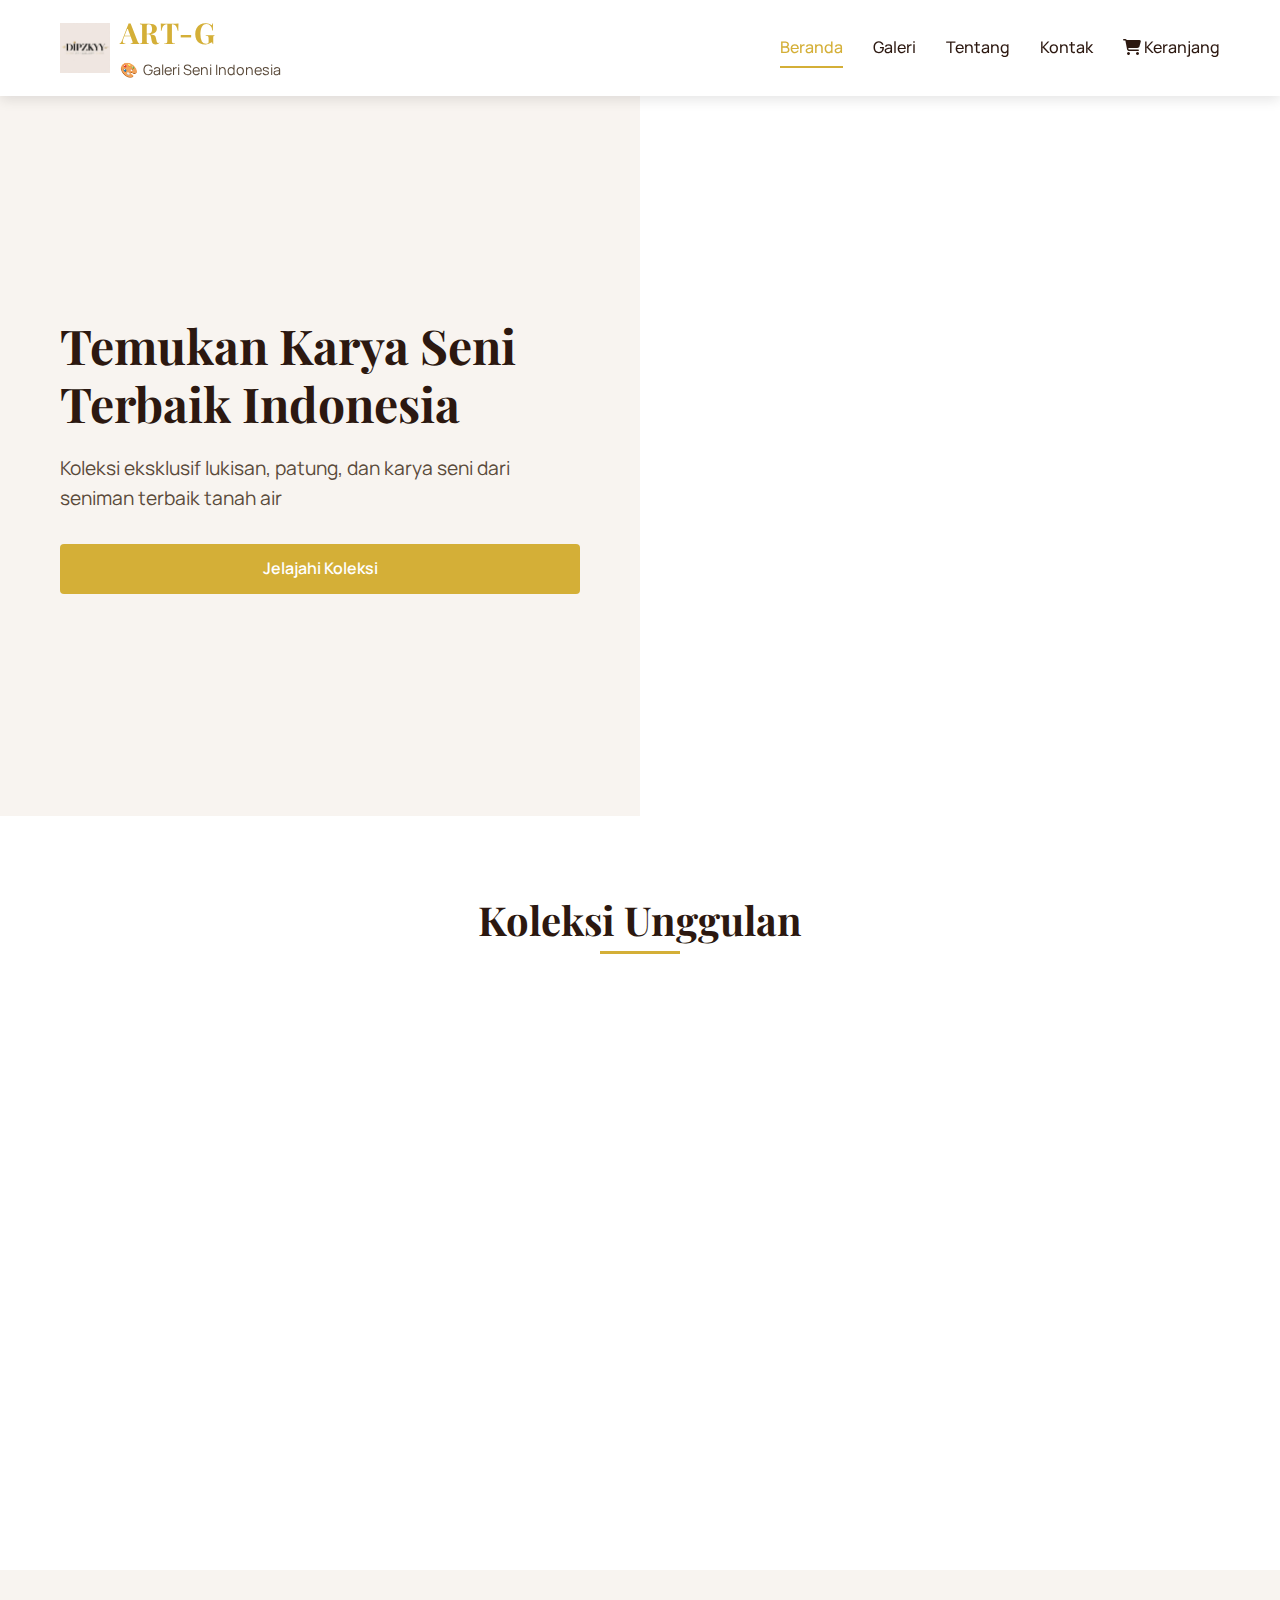
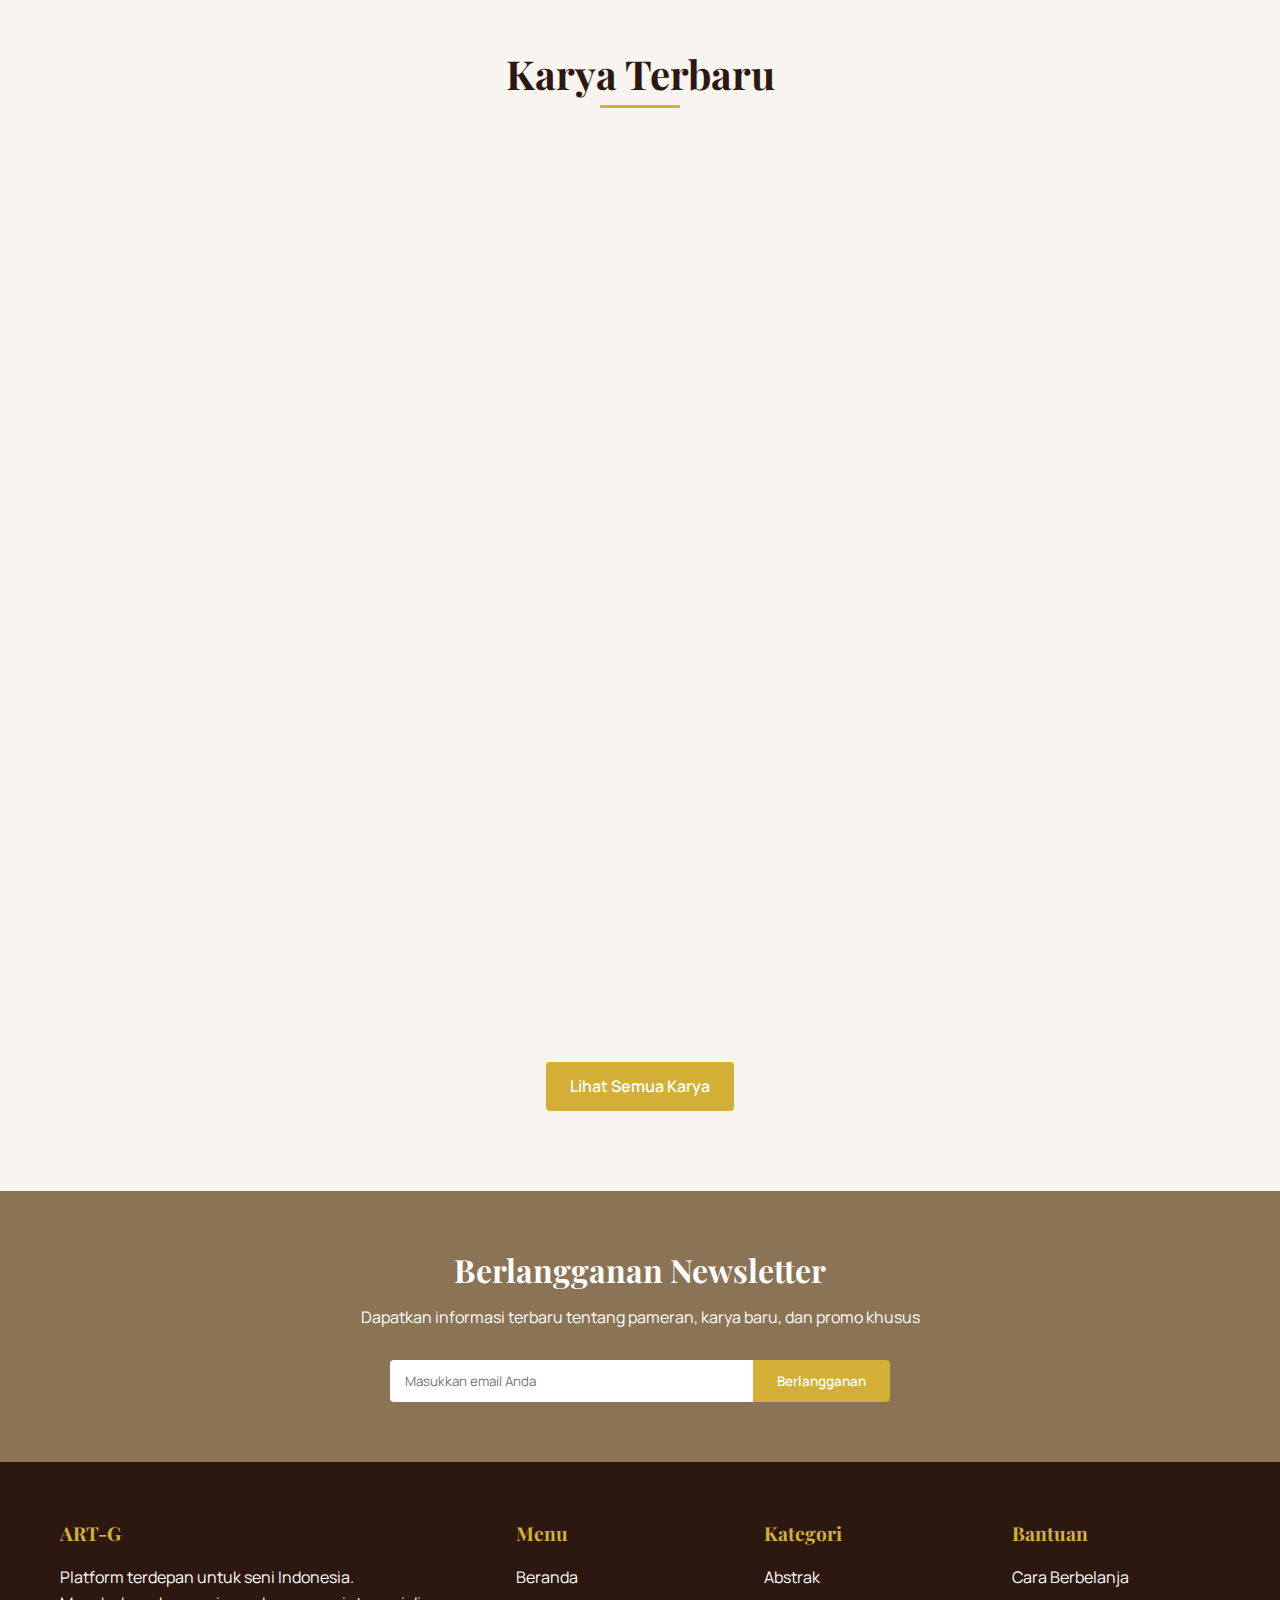
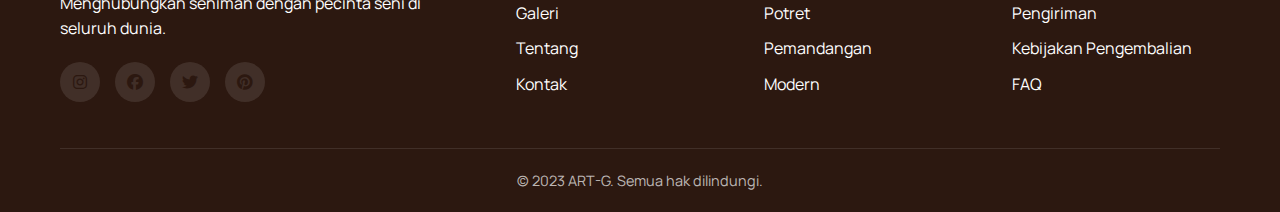
<file: index.html>
<!DOCTYPE html>
<html lang="id">
<head>
    <meta charset="UTF-8">
    <meta name="viewport" content="width=device-width, initial-scale=1.0">
    <title>ART-G - Galeri Seni Indonesia</title>
    <link rel="stylesheet" href="css/style.css">
    <link rel="stylesheet" href="css/responsive.css">
    <link href="https://fonts.googleapis.com/css2?family=Playfair+Display:wght@400;700&family=Manrope:wght@300;400;500;600&display=swap" rel="stylesheet">
    <link rel="stylesheet" href="https://cdnjs.cloudflare.com/ajax/libs/font-awesome/6.4.0/css/all.min.css">
</head>
<body>
    <!-- Header -->
    <header class="header">
        <div class="container">
            <div class="logo-container">
                <img src="images/logodipz.png" alt="ART-G Logo" class="logo">
                <div class="logo-text">
                    <h1 class="brand-name">ART-G</h1>
                    <p class="tagline">
                        <span class="paint-brush">🎨</span> Galeri Seni Indonesia
                    </p>
                </div>
            </div>
            <nav class="nav">
                <ul>
                    <li><a href="index.html" class="active">Beranda</a></li>
                    <li><a href="gallery.html">Galeri</a></li>
                    <li><a href="about.html">Tentang</a></li>
                    <li><a href="contact.html">Kontak</a></li>
                    <li><a href="cart.html"><i class="fas fa-shopping-cart"></i> Keranjang</a></li>
                </ul>
            </nav>
            <div class="mobile-menu-toggle">
                <span></span>
                <span></span>
                <span></span>
            </div>
        </div>
    </header>

    <!-- Hero Section -->
    <section class="hero">
        <div class="hero-content">
            <h1 class="hero-title">Temukan Karya Seni Terbaik Indonesia</h1>
            <p class="hero-subtitle">Koleksi eksklusif lukisan, patung, dan karya seni dari seniman terbaik tanah air</p>
            <a href="gallery.html" class="btn-primary">Jelajahi Koleksi</a>
        </div>
        <div class="hero-image">
            <div class="image-slider">
                <div class="slide active" style="background-image: url('https://cdn.pixabay.com/photo/2020/06/06/04/09/man-5265170_1280.jpg');"></div>
                <div class="slide" style="background-image: url('https://cdn.pixabay.com/photo/2022/04/24/16/52/animal-7154059_1280.jpg');"></div>
                <div class="slide" style="background-image: url('https://cdn.pixabay.com/photo/2022/03/30/13/16/betta-7101167_1280.jpg');"></div>
            </div>
        </div>
    </section>

    <!-- Featured Collections -->
    <section class="featured-collections">
        <div class="container">
            <h2 class="section-title">Koleksi Unggulan</h2>
            <div class="collections-grid">
                <div class="collection-card fade-in">
                    <div class="collection-image" style="background-image: url('https://cdn.pixabay.com/photo/2022/02/22/03/30/lake-7027943_1280.jpg');"></div>
                    <div class="collection-info">
                        <h3>Lukisan Alam</h3>
                        <p>Karya seni yang terinspirasi dari keindahan alam Indonesia</p>
                        <a href="gallery.html?category=landscape" class="btn-secondary">Jelajahi</a>
                    </div>
                </div>
                <div class="collection-card fade-in">
                    <div class="collection-image" style="background-image: url('https://i.pinimg.com/1200x/89/78/6a/89786ab9e6404fa53095159f1a2490ea.jpg');"></div>
                    <div class="collection-info">
                        <h3>Seni Modern</h3>
                        <p>Karya kontemporer dengan teknik dan gaya yang inovatif</p>
                        <a href="gallery.html?category=modern" class="btn-secondary">Jelajahi</a>
                    </div>
                </div>
                <div class="collection-card fade-in">
                    <div class="collection-image" style="background-image: url('https://cdn.pixabay.com/photo/2021/01/01/16/06/hand-5879027_1280.jpg');"></div>
                    <div class="collection-info">
                        <h3>Abstrak</h3>
                        <p>Ekspresi bebas seniman dalam bentuk dan warna</p>
                        <a href="gallery.html?category=abstract" class="btn-secondary">Jelajahi</a>
                    </div>
                </div>
            </div>
        </div>
    </section>

    <!-- Featured Products -->
    <section class="featured-products">
        <div class="container">
            <h2 class="section-title">Karya Terbaru</h2>
            <div class="products-grid">
                <!-- Products will be loaded by JavaScript -->
            </div>
            <div class="text-center">
                <a href="gallery.html" class="btn-primary">Lihat Semua Karya</a>
            </div>
        </div>
    </section>

    <!-- Newsletter -->
    <section class="newsletter">
        <div class="container">
            <h2>Berlangganan Newsletter</h2>
            <p>Dapatkan informasi terbaru tentang pameran, karya baru, dan promo khusus</p>
            <form class="newsletter-form">
                <input type="email" placeholder="Masukkan email Anda" required>
                <button type="submit" class="btn-primary">Berlangganan</button>
            </form>
        </div>
    </section>

    <!-- Footer -->
    <footer class="footer">
        <div class="container">
            <div class="footer-content">
                <div class="footer-section">
                    <h4>ART-G</h4>
                    <p>Platform terdepan untuk seni Indonesia. Menghubungkan seniman dengan pecinta seni di seluruh dunia.</p>
                    <div class="social-links">
                        <a href="#"><i class="fab fa-instagram"></i></a>
                        <a href="#"><i class="fab fa-facebook"></i></a>
                        <a href="#"><i class="fab fa-twitter"></i></a>
                        <a href="#"><i class="fab fa-pinterest"></i></a>
                    </div>
                </div>
                <div class="footer-section">
                    <h4>Menu</h4>
                    <ul>
                        <li><a href="index.html">Beranda</a></li>
                        <li><a href="gallery.html">Galeri</a></li>
                        <li><a href="about.html">Tentang</a></li>
                        <li><a href="contact.html">Kontak</a></li>
                    </ul>
                </div>
                <div class="footer-section">
                    <h4>Kategori</h4>
                    <ul>
                        <li><a href="gallery.html?category=abstract">Abstrak</a></li>
                        <li><a href="gallery.html?category=portrait">Potret</a></li>
                        <li><a href="gallery.html?category=landscape">Pemandangan</a></li>
                        <li><a href="gallery.html?category=modern">Modern</a></li>
                    </ul>
                </div>
                <div class="footer-section">
                    <h4>Bantuan</h4>
                    <ul>
                        <li><a href="#">Cara Berbelanja</a></li>
                        <li><a href="#">Pengiriman</a></li>
                        <li><a href="#">Kebijakan Pengembalian</a></li>
                        <li><a href="#">FAQ</a></li>
                    </ul>
                </div>
            </div>
            <div class="footer-bottom">
                <p>&copy; 2023 ART-G. Semua hak dilindungi.</p>
            </div>
        </div>
    </footer>

    <script src="js/script.js"></script>
</body>
</html>
</file>
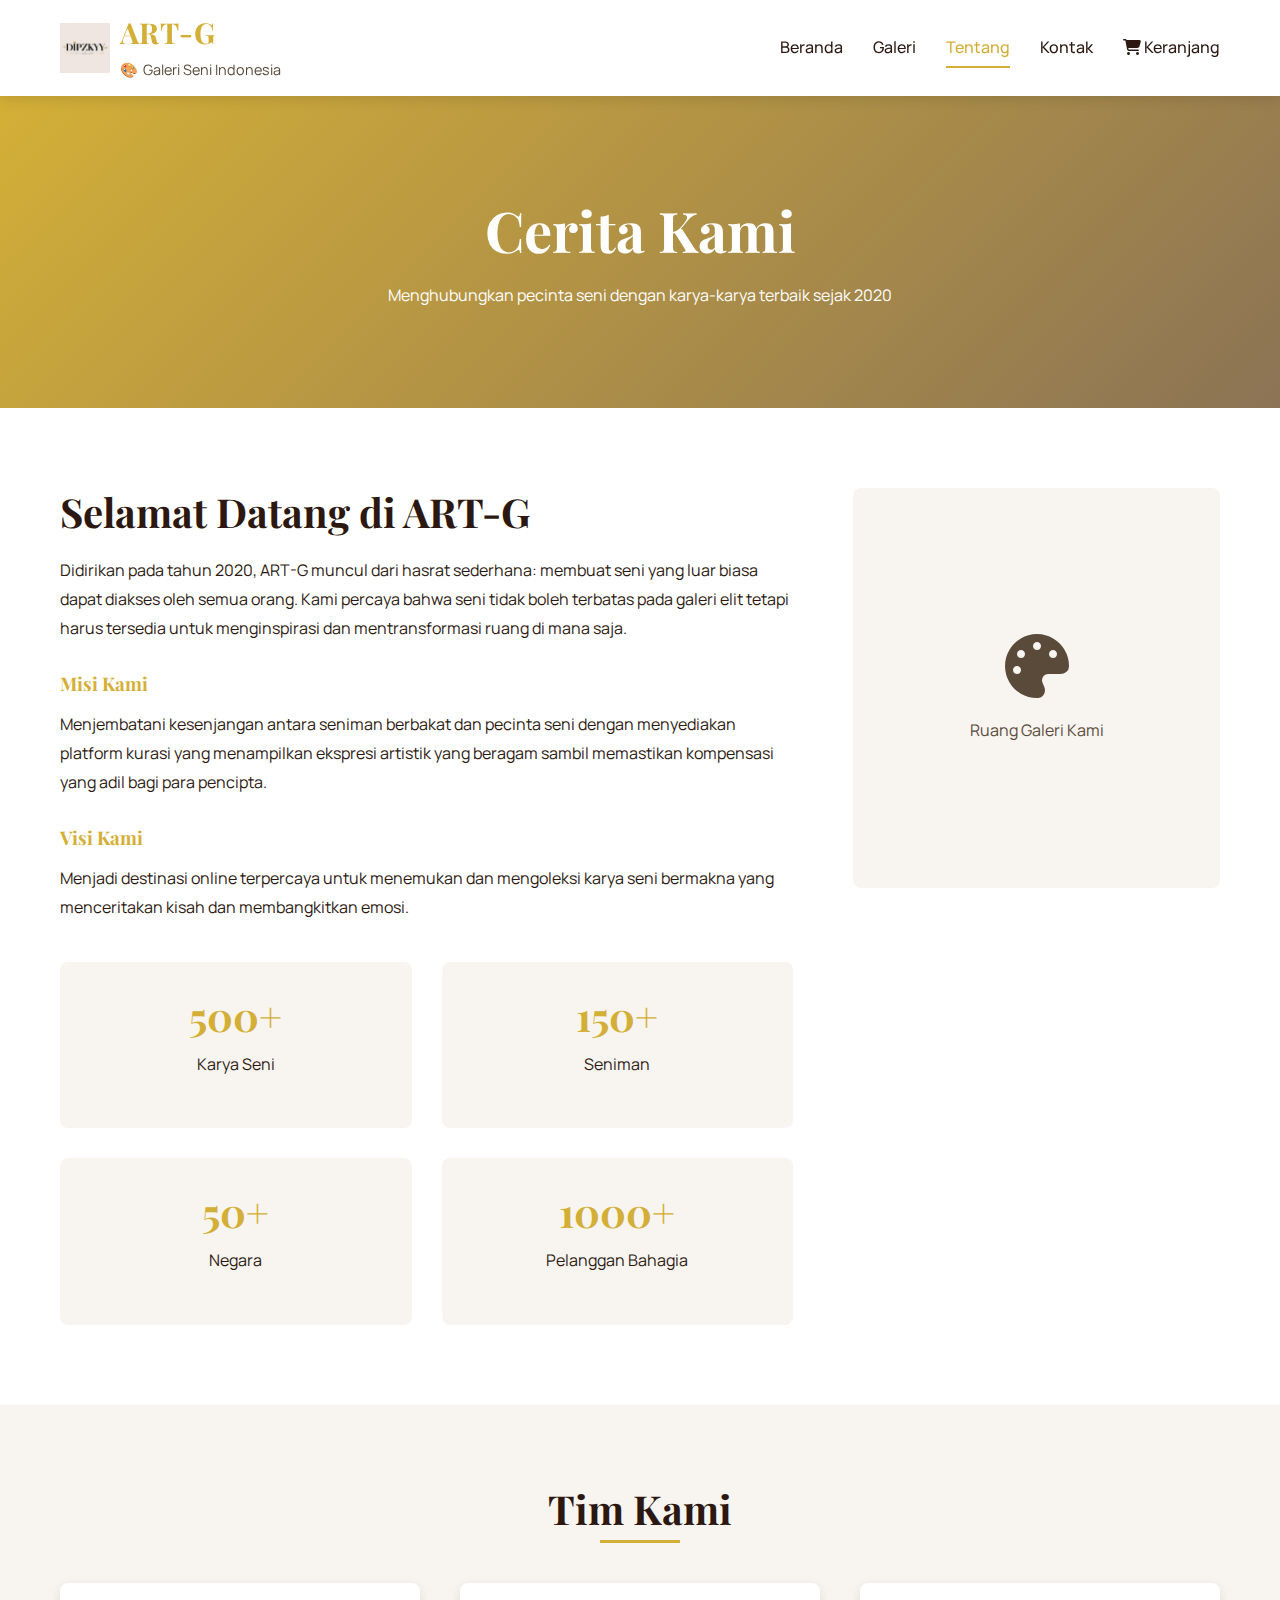
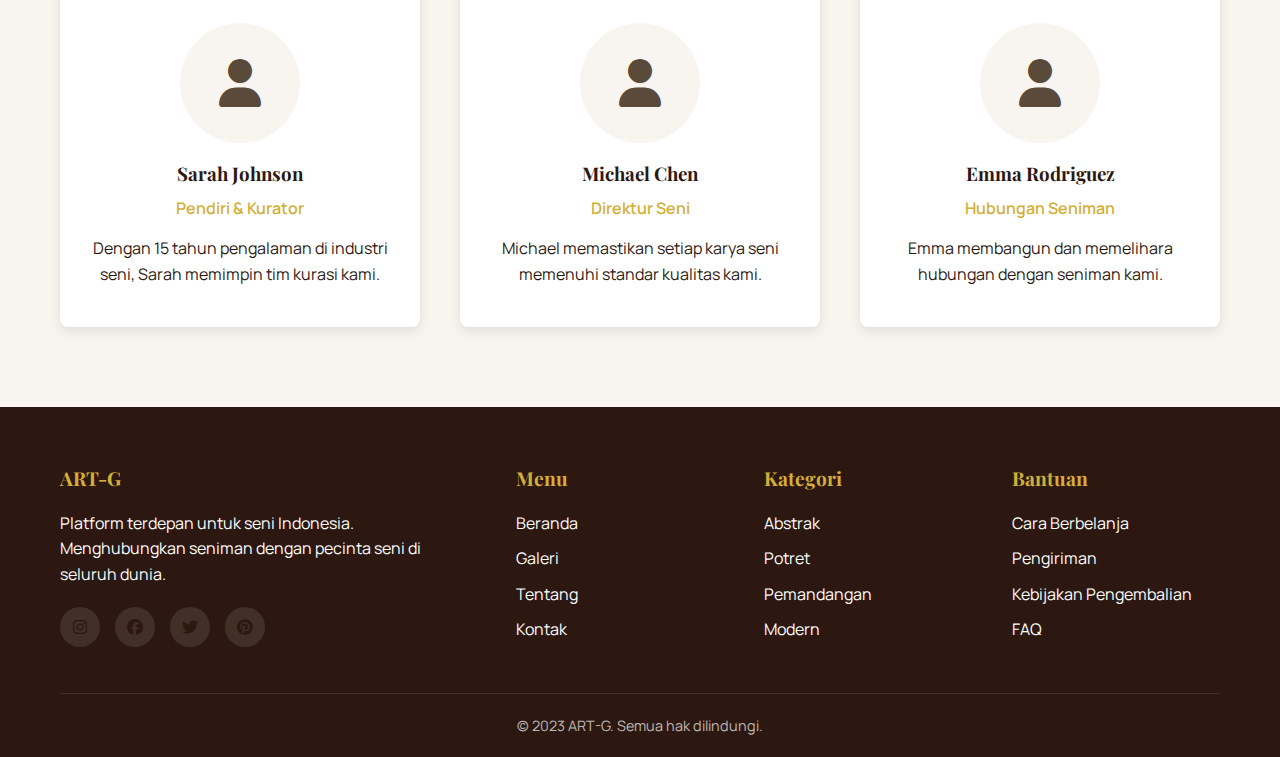
<file: about.html>
<!DOCTYPE html>
<html lang="id">
<head>
    <meta charset="UTF-8">
    <meta name="viewport" content="width=device-width, initial-scale=1.0">
    <title>Tentang Kami - ART-G Galeri Seni</title>
    <link rel="stylesheet" href="css/style.css">
    <link rel="stylesheet" href="css/responsive.css">
    <link href="https://fonts.googleapis.com/css2?family=Playfair+Display:wght@400;700&family=Manrope:wght@300;400;600&display=swap" rel="stylesheet">
    <link rel="stylesheet" href="https://cdnjs.cloudflare.com/ajax/libs/font-awesome/6.4.0/css/all.min.css">
</head>
<body>
    <!-- Header -->
    <header class="header">
        <div class="container">
            <div class="logo-container">
                <img src="images/logodipz.png" alt="ART-G Logo" class="logo">
                <div class="logo-text">
                    <h1 class="brand-name">ART-G</h1>
                    <p class="tagline">
                        <span class="paint-brush">🎨</span> Galeri Seni Indonesia
                    </p>
                </div>
            </div>
            <nav class="nav">
                <ul>
                    <li><a href="index.html">Beranda</a></li>
                    <li><a href="gallery.html">Galeri</a></li>
                    <li><a href="about.html" class="active">Tentang</a></li>
                    <li><a href="contact.html">Kontak</a></li>
                    <li><a href="cart.html"><i class="fas fa-shopping-cart"></i> Keranjang</a></li>
                </ul>
            </nav>
            <div class="mobile-menu-toggle">
                <span></span>
                <span></span>
                <span></span>
            </div>
        </div>
    </header>

    <!-- About Hero -->
    <section class="about-hero">
        <div class="container">
            <div class="about-hero-content">
                <h1>Cerita Kami</h1>
                <p>Menghubungkan pecinta seni dengan karya-karya terbaik sejak 2020</p>
            </div>
        </div>
    </section>

    <!-- About Content -->
    <section class="about-content">
        <div class="container">
            <div class="about-grid">
                <div class="about-text">
                    <h2>Selamat Datang di ART-G</h2>
                    <p>Didirikan pada tahun 2020, ART-G muncul dari hasrat sederhana: membuat seni yang luar biasa dapat diakses oleh semua orang. Kami percaya bahwa seni tidak boleh terbatas pada galeri elit tetapi harus tersedia untuk menginspirasi dan mentransformasi ruang di mana saja.</p>
                    
                    <h3>Misi Kami</h3>
                    <p>Menjembatani kesenjangan antara seniman berbakat dan pecinta seni dengan menyediakan platform kurasi yang menampilkan ekspresi artistik yang beragam sambil memastikan kompensasi yang adil bagi para pencipta.</p>
                    
                    <h3>Visi Kami</h3>
                    <p>Menjadi destinasi online terpercaya untuk menemukan dan mengoleksi karya seni bermakna yang menceritakan kisah dan membangkitkan emosi.</p>
                    
                    <div class="stats-grid">
                        <div class="stat-item">
                            <h4>500+</h4>
                            <p>Karya Seni</p>
                        </div>
                        <div class="stat-item">
                            <h4>150+</h4>
                            <p>Seniman</p>
                        </div>
                        <div class="stat-item">
                            <h4>50+</h4>
                            <p>Negara</p>
                        </div>
                        <div class="stat-item">
                            <h4>1000+</h4>
                            <p>Pelanggan Bahagia</p>
                        </div>
                    </div>
                </div>
                <div class="about-image">
                    <div class="image-placeholder">
                        <i class="fas fa-palette"></i>
                        <p>Ruang Galeri Kami</p>
                    </div>
                </div>
            </div>
        </div>
    </section>

    <!-- Team Section -->
    <section class="team-section">
        <div class="container">
            <h2 class="section-title">Tim Kami</h2>
            <div class="team-grid">
                <div class="team-member">
                    <div class="member-photo">
                        <i class="fas fa-user"></i>
                    </div>
                    <h3>Sarah Johnson</h3>
                    <p class="position">Pendiri & Kurator</p>
                    <p>Dengan 15 tahun pengalaman di industri seni, Sarah memimpin tim kurasi kami.</p>
                </div>
                <div class="team-member">
                    <div class="member-photo">
                        <i class="fas fa-user"></i>
                    </div>
                    <h3>Michael Chen</h3>
                    <p class="position">Direktur Seni</p>
                    <p>Michael memastikan setiap karya seni memenuhi standar kualitas kami.</p>
                </div>
                <div class="team-member">
                    <div class="member-photo">
                        <i class="fas fa-user"></i>
                    </div>
                    <h3>Emma Rodriguez</h3>
                    <p class="position">Hubungan Seniman</p>
                    <p>Emma membangun dan memelihara hubungan dengan seniman kami.</p>
                </div>
            </div>
        </div>
    </section>

    <!-- Footer -->
    <footer class="footer">
        <div class="container">
            <div class="footer-content">
                <div class="footer-section">
                    <h4>ART-G</h4>
                    <p>Platform terdepan untuk seni Indonesia. Menghubungkan seniman dengan pecinta seni di seluruh dunia.</p>
                    <div class="social-links">
                        <a href="#"><i class="fab fa-instagram"></i></a>
                        <a href="#"><i class="fab fa-facebook"></i></a>
                        <a href="#"><i class="fab fa-twitter"></i></a>
                        <a href="#"><i class="fab fa-pinterest"></i></a>
                    </div>
                </div>
                <div class="footer-section">
                    <h4>Menu</h4>
                    <ul>
                        <li><a href="index.html">Beranda</a></li>
                        <li><a href="gallery.html">Galeri</a></li>
                        <li><a href="about.html">Tentang</a></li>
                        <li><a href="contact.html">Kontak</a></li>
                    </ul>
                </div>
                <div class="footer-section">
                    <h4>Kategori</h4>
                    <ul>
                        <li><a href="gallery.html?category=abstract">Abstrak</a></li>
                        <li><a href="gallery.html?category=portrait">Potret</a></li>
                        <li><a href="gallery.html?category=landscape">Pemandangan</a></li>
                        <li><a href="gallery.html?category=modern">Modern</a></li>
                    </ul>
                </div>
                <div class="footer-section">
                    <h4>Bantuan</h4>
                    <ul>
                        <li><a href="#">Cara Berbelanja</a></li>
                        <li><a href="#">Pengiriman</a></li>
                        <li><a href="#">Kebijakan Pengembalian</a></li>
                        <li><a href="#">FAQ</a></li>
                    </ul>
                </div>
            </div>
            <div class="footer-bottom">
                <p>&copy; 2023 ART-G. Semua hak dilindungi.</p>
            </div>
        </div>
    </footer>

    <script src="js/script.js"></script>
</body>
</html>
</file>
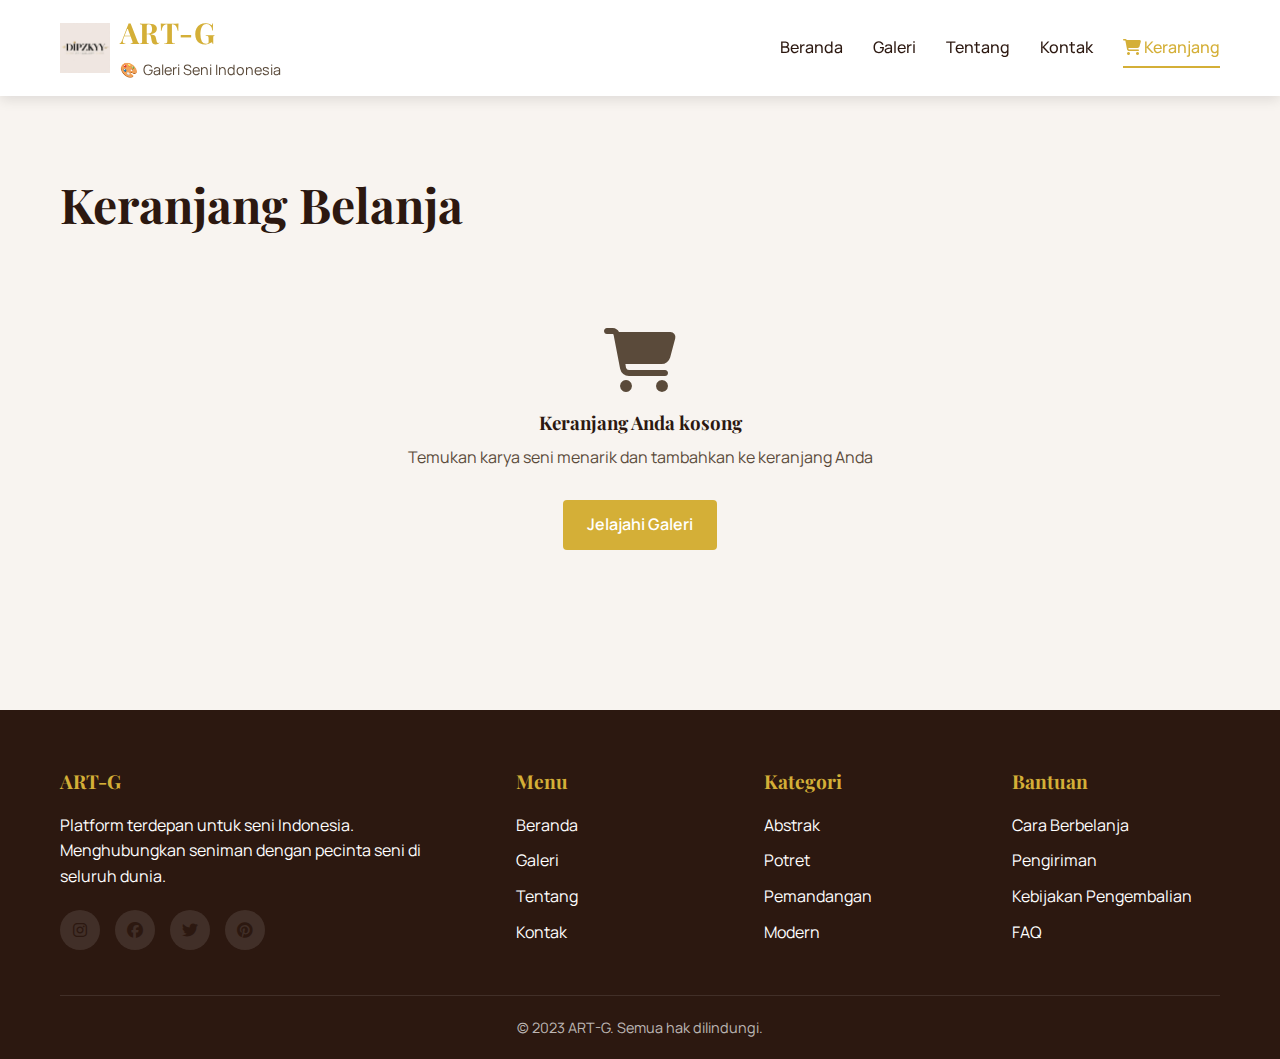
<file: cart.html>
<!DOCTYPE html>
<html lang="id">
<head>
    <meta charset="UTF-8">
    <meta name="viewport" content="width=device-width, initial-scale=1.0">
    <title>Keranjang Belanja - ART-G Galeri Seni</title>
    <link rel="stylesheet" href="css/style.css">
    <link rel="stylesheet" href="css/responsive.css">
    <link href="https://fonts.googleapis.com/css2?family=Playfair+Display:wght@400;700&family=Manrope:wght@300;400;600&display=swap" rel="stylesheet">
    <link rel="stylesheet" href="https://cdnjs.cloudflare.com/ajax/libs/font-awesome/6.4.0/css/all.min.css">
</head>
<body>
    <!-- Header -->
    <header class="header">
        <div class="container">
            <div class="logo-container">
                <img src="images/logodipz.png" alt="ART-G Logo" class="logo">
                <div class="logo-text">
                    <h1 class="brand-name">ART-G</h1>
                    <p class="tagline">
                        <span class="paint-brush">🎨</span> Galeri Seni Indonesia
                    </p>
                </div>
            </div>
            <nav class="nav">
                <ul>
                    <li><a href="index.html">Beranda</a></li>
                    <li><a href="gallery.html">Galeri</a></li>
                    <li><a href="about.html">Tentang</a></li>
                    <li><a href="contact.html">Kontak</a></li>
                    <li><a href="cart.html" class="active"><i class="fas fa-shopping-cart"></i> Keranjang</a></li>
                </ul>
            </nav>
            <div class="mobile-menu-toggle">
                <span></span>
                <span></span>
                <span></span>
            </div>
        </div>
    </header>

    <!-- Cart Section -->
    <section class="cart-section">
        <div class="container">
            <h1 class="page-title">Keranjang Belanja</h1>
            
            <div class="cart-container">
                <div class="cart-items">
                    <div class="cart-header">
                        <h3>Karya Seni yang Dipilih</h3>
                    </div>
                    <div class="cart-items-list">
                        <!-- Cart items will be loaded dynamically -->
                    </div>
                </div>
                
                <div class="cart-summary">
                    <h3>Ringkasan Pesanan</h3>
                    <div class="summary-details">
                        <div class="summary-row">
                            <span>Subtotal</span>
                            <span id="subtotal">Rp 0</span>
                        </div>
                        <div class="summary-row">
                            <span>Pengiriman</span>
                            <span id="shipping">Rp 0</span>
                        </div>
                        <div class="summary-row">
                            <span>Pajak</span>
                            <span id="tax">Rp 0</span>
                        </div>
                        <div class="summary-row total">
                            <span>Total</span>
                            <span id="total">Rp 0</span>
                        </div>
                    </div>
                    <button class="btn-primary checkout-btn" id="checkout-btn">Lanjut ke Checkout</button>
                    <a href="gallery.html" class="continue-shopping">
                        <i class="fas fa-arrow-left"></i> Lanjut Berbelanja
                    </a>
                </div>
            </div>
            
            <!-- Empty Cart Message -->
            <div class="empty-cart-message" id="empty-cart-message">
                <div class="empty-cart-content">
                    <i class="fas fa-shopping-cart"></i>
                    <h3>Keranjang Anda kosong</h3>
                    <p>Temukan karya seni menarik dan tambahkan ke keranjang Anda</p>
                    <a href="gallery.html" class="btn-primary">Jelajahi Galeri</a>
                </div>
            </div>
        </div>
    </section>

    <!-- Footer -->
    <footer class="footer">
        <div class="container">
            <div class="footer-content">
                <div class="footer-section">
                    <h4>ART-G</h4>
                    <p>Platform terdepan untuk seni Indonesia. Menghubungkan seniman dengan pecinta seni di seluruh dunia.</p>
                    <div class="social-links">
                        <a href="#"><i class="fab fa-instagram"></i></a>
                        <a href="#"><i class="fab fa-facebook"></i></a>
                        <a href="#"><i class="fab fa-twitter"></i></a>
                        <a href="#"><i class="fab fa-pinterest"></i></a>
                    </div>
                </div>
                <div class="footer-section">
                    <h4>Menu</h4>
                    <ul>
                        <li><a href="index.html">Beranda</a></li>
                        <li><a href="gallery.html">Galeri</a></li>
                        <li><a href="about.html">Tentang</a></li>
                        <li><a href="contact.html">Kontak</a></li>
                    </ul>
                </div>
                <div class="footer-section">
                    <h4>Kategori</h4>
                    <ul>
                        <li><a href="gallery.html?category=abstract">Abstrak</a></li>
                        <li><a href="gallery.html?category=portrait">Potret</a></li>
                        <li><a href="gallery.html?category=landscape">Pemandangan</a></li>
                        <li><a href="gallery.html?category=modern">Modern</a></li>
                    </ul>
                </div>
                <div class="footer-section">
                    <h4>Bantuan</h4>
                    <ul>
                        <li><a href="#">Cara Berbelanja</a></li>
                        <li><a href="#">Pengiriman</a></li>
                        <li><a href="#">Kebijakan Pengembalian</a></li>
                        <li><a href="#">FAQ</a></li>
                    </ul>
                </div>
            </div>
            <div class="footer-bottom">
                <p>&copy; 2023 ART-G. Semua hak dilindungi.</p>
            </div>
        </div>
    </footer>

    <script src="js/script.js"></script>
    <script src="js/cart.js"></script>
</body>
</html>
</file>
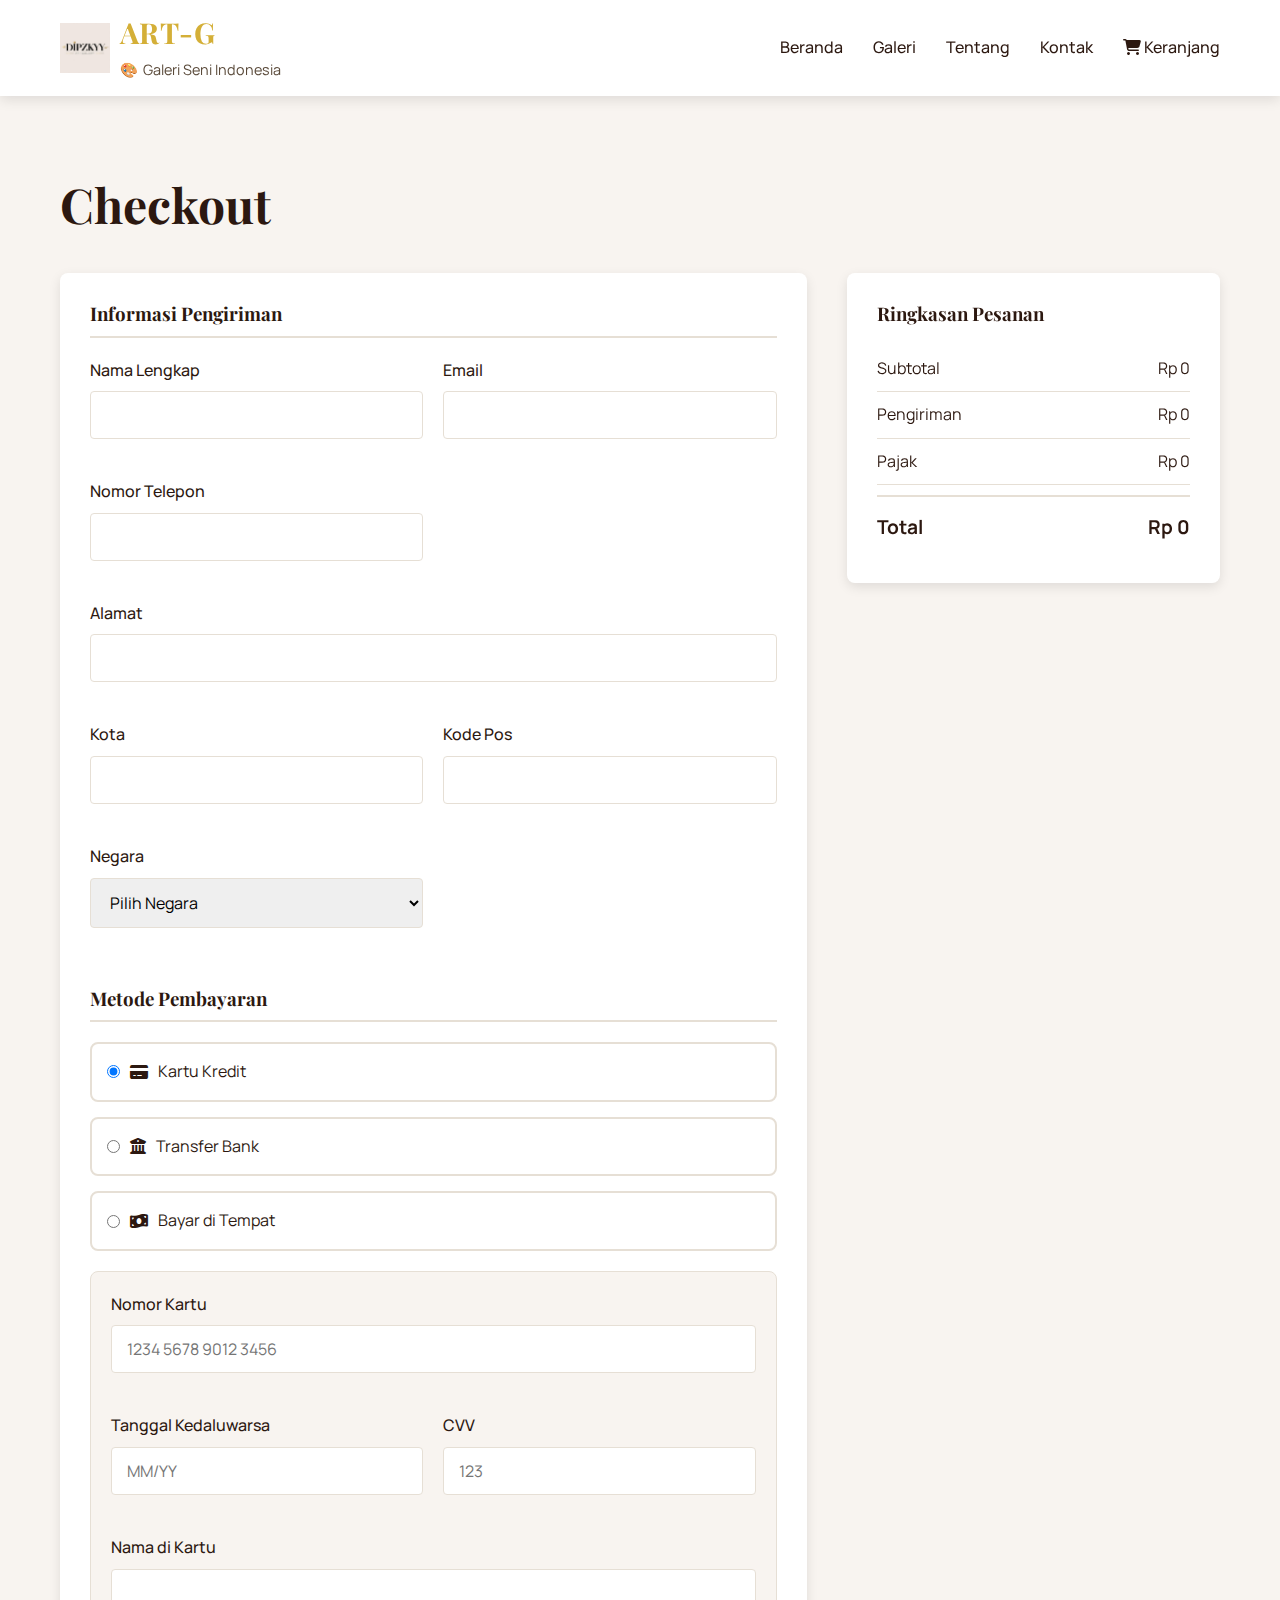
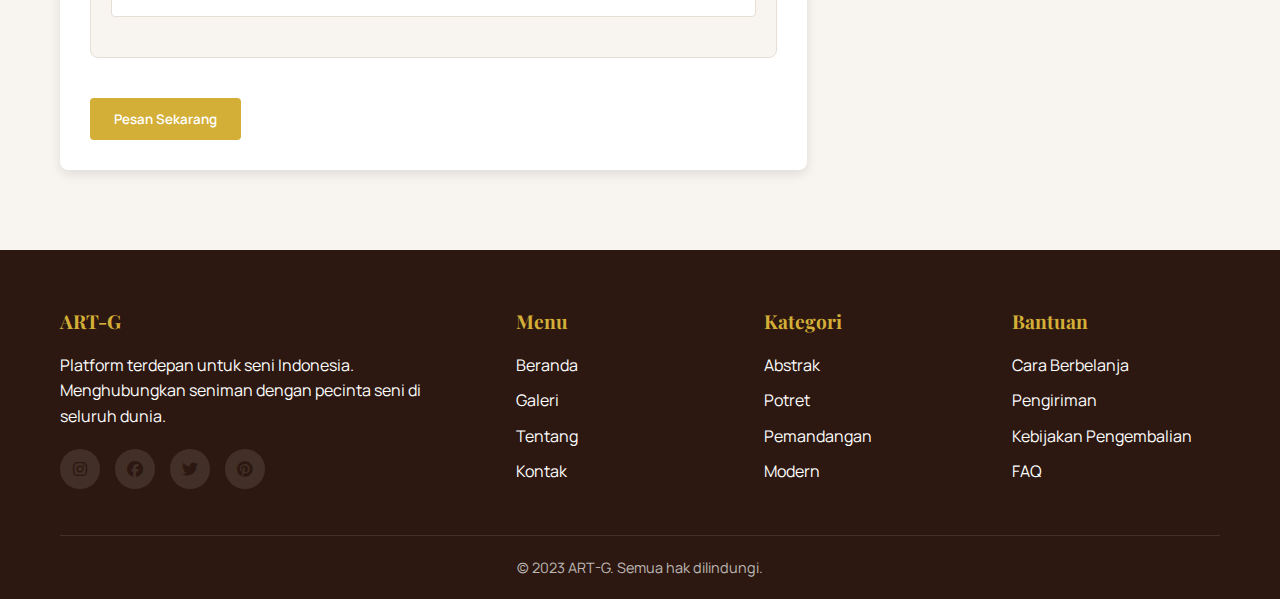
<file: checkout.html>
<!DOCTYPE html>
<html lang="id">
<head>
    <meta charset="UTF-8">
    <meta name="viewport" content="width=device-width, initial-scale=1.0">
    <title>Checkout - ART-G Galeri Seni</title>
    <link rel="stylesheet" href="css/style.css">
    <link rel="stylesheet" href="css/responsive.css">
    <link href="https://fonts.googleapis.com/css2?family=Playfair+Display:wght@400;700&family=Manrope:wght@300;400;600&display=swap" rel="stylesheet">
    <link rel="stylesheet" href="https://cdnjs.cloudflare.com/ajax/libs/font-awesome/6.4.0/css/all.min.css">
</head>
<body>
    <!-- Header -->
    <header class="header">
        <div class="container">
            <div class="logo-container">
                <img src="images/logodipz.png" alt="ART-G Logo" class="logo">
                <div class="logo-text">
                    <h1 class="brand-name">ART-G</h1>
                    <p class="tagline">
                        <span class="paint-brush">🎨</span> Galeri Seni Indonesia
                    </p>
                </div>
            </div>
            <nav class="nav">
                <ul>
                    <li><a href="index.html">Beranda</a></li>
                    <li><a href="gallery.html">Galeri</a></li>
                    <li><a href="about.html">Tentang</a></li>
                    <li><a href="contact.html">Kontak</a></li>
                    <li><a href="cart.html"><i class="fas fa-shopping-cart"></i> Keranjang</a></li>
                </ul>
            </nav>
            <div class="mobile-menu-toggle">
                <span></span>
                <span></span>
                <span></span>
            </div>
        </div>
    </header>

    <!-- Checkout Section -->
    <section class="checkout-section">
        <div class="container">
            <h1 class="page-title">Checkout</h1>
            
            <div class="checkout-container">
                <div class="checkout-form">
                    <form id="checkout-form">
                        <!-- Shipping Information -->
                        <div class="form-section">
                            <h3>Informasi Pengiriman</h3>
                            <div class="form-grid">
                                <div class="form-group">
                                    <label for="full-name">Nama Lengkap</label>
                                    <input type="text" id="full-name" name="full-name" required>
                                </div>
                                <div class="form-group">
                                    <label for="email">Email</label>
                                    <input type="email" id="email" name="email" required>
                                </div>
                                <div class="form-group">
                                    <label for="phone">Nomor Telepon</label>
                                    <input type="tel" id="phone" name="phone" required>
                                </div>
                                <div class="form-group full-width">
                                    <label for="address">Alamat</label>
                                    <input type="text" id="address" name="address" required>
                                </div>
                                <div class="form-group">
                                    <label for="city">Kota</label>
                                    <input type="text" id="city" name="city" required>
                                </div>
                                <div class="form-group">
                                    <label for="zip-code">Kode Pos</label>
                                    <input type="text" id="zip-code" name="zip-code" required>
                                </div>
                                <div class="form-group">
                                    <label for="country">Negara</label>
                                    <select id="country" name="country" required>
                                        <option value="">Pilih Negara</option>
                                        <option value="indonesia">Indonesia</option>
                                        <option value="malaysia">Malaysia</option>
                                        <option value="singapore">Singapura</option>
                                        <option value="other">Lainnya</option>
                                    </select>
                                </div>
                            </div>
                        </div>
                        
                        <!-- Payment Method -->
                        <div class="form-section">
                            <h3>Metode Pembayaran</h3>
                            <div class="payment-methods">
                                <div class="payment-method">
                                    <input type="radio" id="credit-card" name="payment-method" value="credit-card" checked>
                                    <label for="credit-card">
                                        <i class="fas fa-credit-card"></i>
                                        Kartu Kredit
                                    </label>
                                </div>
                                <div class="payment-method">
                                    <input type="radio" id="bank-transfer" name="payment-method" value="bank-transfer">
                                    <label for="bank-transfer">
                                        <i class="fas fa-university"></i>
                                        Transfer Bank
                                    </label>
                                </div>
                                <div class="payment-method">
                                    <input type="radio" id="cod" name="payment-method" value="cod">
                                    <label for="cod">
                                        <i class="fas fa-money-bill-wave"></i>
                                        Bayar di Tempat
                                    </label>
                                </div>
                            </div>
                            
                            <!-- Credit Card Form -->
                            <div class="credit-card-form" id="credit-card-form">
                                <div class="form-grid">
                                    <div class="form-group full-width">
                                        <label for="card-number">Nomor Kartu</label>
                                        <input type="text" id="card-number" name="card-number" placeholder="1234 5678 9012 3456">
                                    </div>
                                    <div class="form-group">
                                        <label for="expiry-date">Tanggal Kedaluwarsa</label>
                                        <input type="text" id="expiry-date" name="expiry-date" placeholder="MM/YY">
                                    </div>
                                    <div class="form-group">
                                        <label for="cvv">CVV</label>
                                        <input type="text" id="cvv" name="cvv" placeholder="123">
                                    </div>
                                    <div class="form-group full-width">
                                        <label for="card-name">Nama di Kartu</label>
                                        <input type="text" id="card-name" name="card-name">
                                    </div>
                                </div>
                            </div>
                        </div>
                        
                        <button type="submit" class="btn-primary submit-order">Pesan Sekarang</button>
                    </form>
                </div>
                
                <div class="order-summary">
                    <h3>Ringkasan Pesanan</h3>
                    <div class="order-items">
                        <!-- Order items will be loaded dynamically -->
                    </div>
                    <div class="order-totals">
                        <div class="total-row">
                            <span>Subtotal</span>
                            <span id="order-subtotal">Rp 0</span>
                        </div>
                        <div class="total-row">
                            <span>Pengiriman</span>
                            <span id="order-shipping">Rp 0</span>
                        </div>
                        <div class="total-row">
                            <span>Pajak</span>
                            <span id="order-tax">Rp 0</span>
                        </div>
                        <div class="total-row grand-total">
                            <span>Total</span>
                            <span id="order-total">Rp 0</span>
                        </div>
                    </div>
                </div>
            </div>
        </div>
    </section>

    <!-- Footer -->
    <footer class="footer">
        <div class="container">
            <div class="footer-content">
                <div class="footer-section">
                    <h4>ART-G</h4>
                    <p>Platform terdepan untuk seni Indonesia. Menghubungkan seniman dengan pecinta seni di seluruh dunia.</p>
                    <div class="social-links">
                        <a href="#"><i class="fab fa-instagram"></i></a>
                        <a href="#"><i class="fab fa-facebook"></i></a>
                        <a href="#"><i class="fab fa-twitter"></i></a>
                        <a href="#"><i class="fab fa-pinterest"></i></a>
                    </div>
                </div>
                <div class="footer-section">
                    <h4>Menu</h4>
                    <ul>
                        <li><a href="index.html">Beranda</a></li>
                        <li><a href="gallery.html">Galeri</a></li>
                        <li><a href="about.html">Tentang</a></li>
                        <li><a href="contact.html">Kontak</a></li>
                    </ul>
                </div>
                <div class="footer-section">
                    <h4>Kategori</h4>
                    <ul>
                        <li><a href="gallery.html?category=abstract">Abstrak</a></li>
                        <li><a href="gallery.html?category=portrait">Potret</a></li>
                        <li><a href="gallery.html?category=landscape">Pemandangan</a></li>
                        <li><a href="gallery.html?category=modern">Modern</a></li>
                    </ul>
                </div>
                <div class="footer-section">
                    <h4>Bantuan</h4>
                    <ul>
                        <li><a href="#">Cara Berbelanja</a></li>
                        <li><a href="#">Pengiriman</a></li>
                        <li><a href="#">Kebijakan Pengembalian</a></li>
                        <li><a href="#">FAQ</a></li>
                    </ul>
                </div>
            </div>
            <div class="footer-bottom">
                <p>&copy; 2023 ART-G. Semua hak dilindungi.</p>
            </div>
        </div>
    </footer>

    <script src="js/script.js"></script>
    <script src="js/checkout.js"></script>
</body>
</html>
</file>
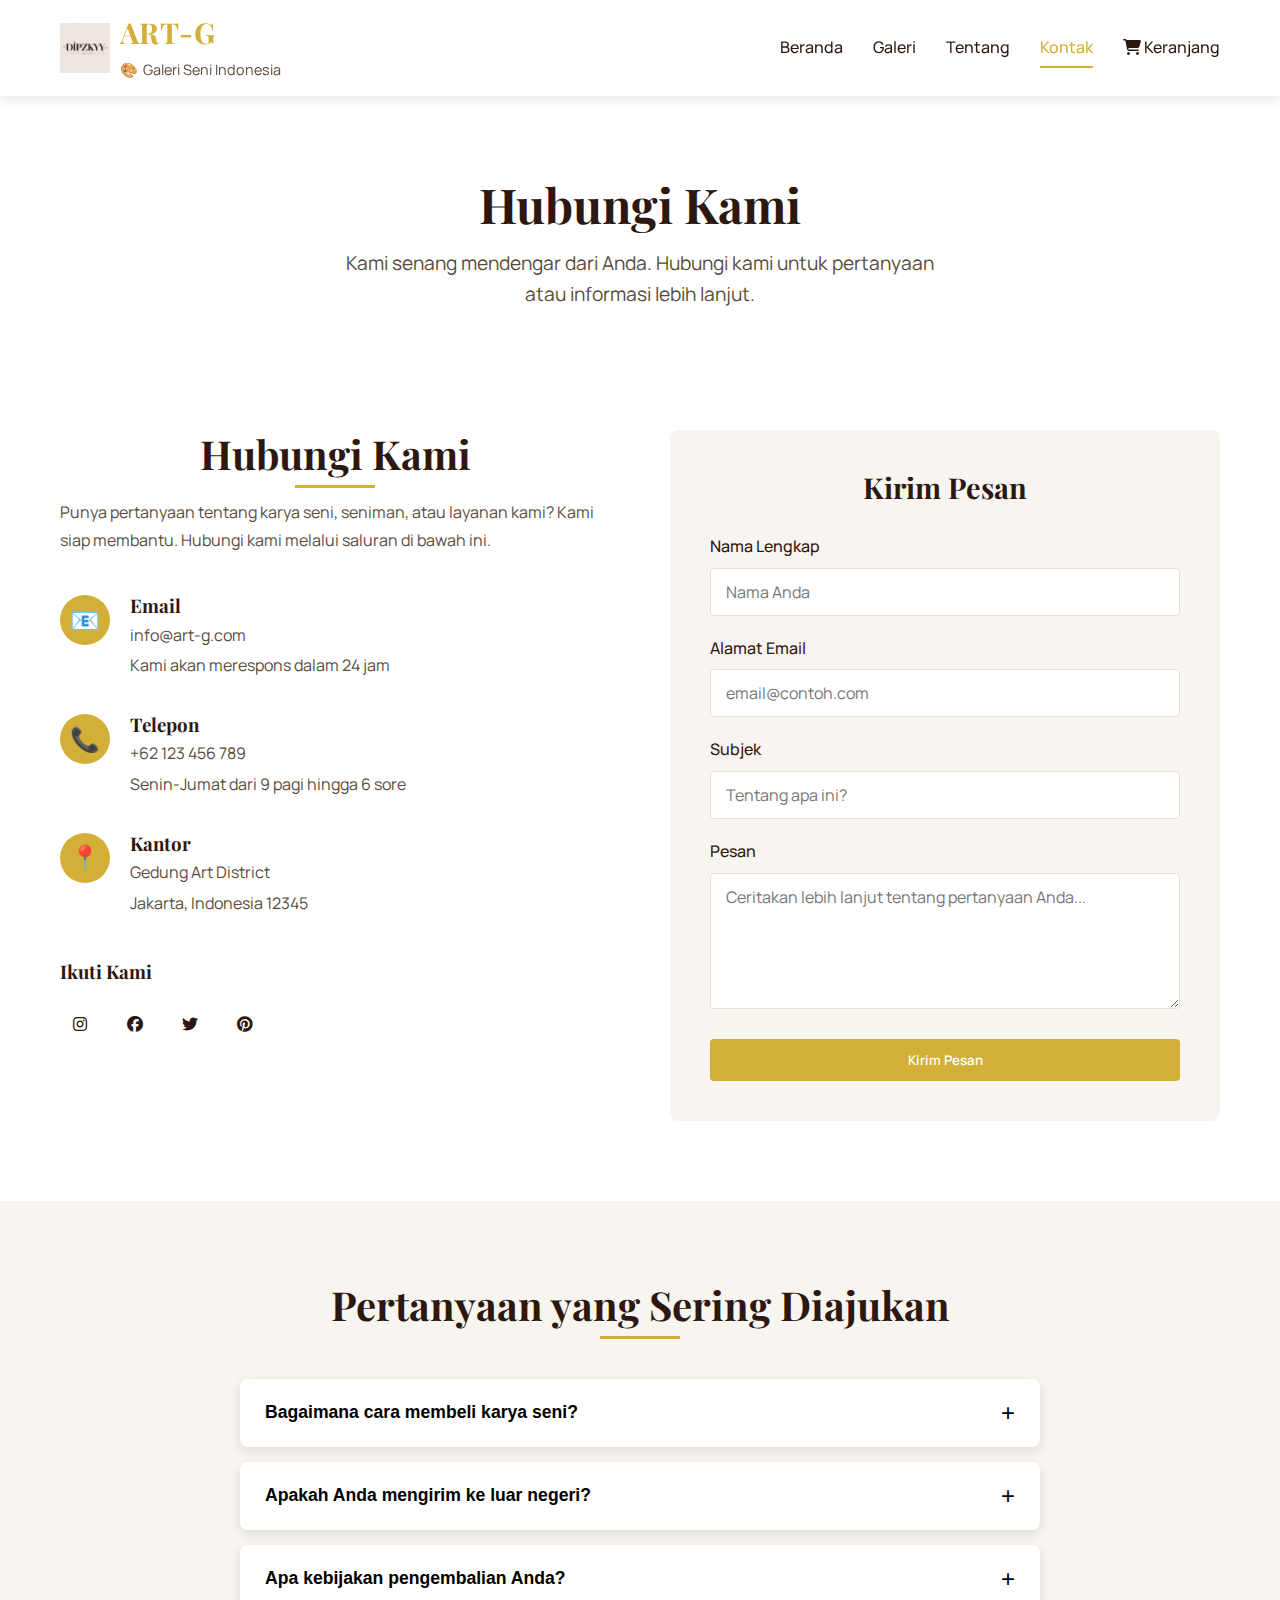
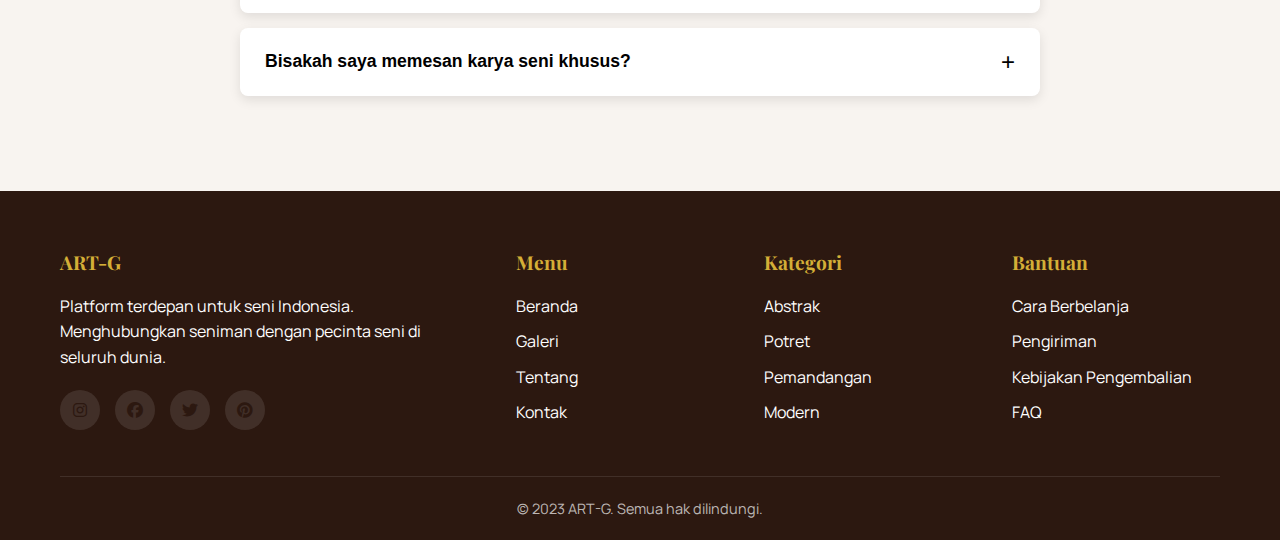
<file: contact.html>
<!DOCTYPE html>
<html lang="id">
<head>
    <meta charset="UTF-8">
    <meta name="viewport" content="width=device-width, initial-scale=1.0">
    <title>Kontak - ART-G Galeri Seni</title>
    <link rel="stylesheet" href="css/style.css">
    <link rel="stylesheet" href="css/responsive.css">
    <link href="https://fonts.googleapis.com/css2?family=Playfair+Display:wght@400;700&family=Manrope:wght@300;400;600&display=swap" rel="stylesheet">
    <link rel="stylesheet" href="https://cdnjs.cloudflare.com/ajax/libs/font-awesome/6.4.0/css/all.min.css">
</head>
<body>
    <!-- Header -->
    <header class="header">
        <div class="container">
            <div class="logo-container">
                <img src="images/logodipz.png" alt="ART-G Logo" class="logo">
                <div class="logo-text">
                    <h1 class="brand-name">ART-G</h1>
                    <p class="tagline">
                        <span class="paint-brush">🎨</span> Galeri Seni Indonesia
                    </p>
                </div>
            </div>
            <nav class="nav">
                <ul>
                    <li><a href="index.html">Beranda</a></li>
                    <li><a href="gallery.html">Galeri</a></li>
                    <li><a href="about.html">Tentang</a></li>
                    <li><a href="contact.html" class="active">Kontak</a></li>
                    <li><a href="cart.html"><i class="fas fa-shopping-cart"></i> Keranjang</a></li>
                </ul>
            </nav>
            <div class="mobile-menu-toggle">
                <span></span>
                <span></span>
                <span></span>
            </div>
        </div>
    </header>

    <!-- Page Header -->
    <section class="page-header">
        <div class="container">
            <h1 class="page-title">Hubungi Kami</h1>
            <p class="page-subtitle">Kami senang mendengar dari Anda. Hubungi kami untuk pertanyaan atau informasi lebih lanjut.</p>
        </div>
    </section>

    <!-- Contact Section -->
    <section class="contact-section">
        <div class="container">
            <div class="contact-content">
                <div class="contact-info">
                    <h2 class="section-title">Hubungi Kami</h2>
                    <p class="contact-description">
                        Punya pertanyaan tentang karya seni, seniman, atau layanan kami? Kami siap membantu.
                        Hubungi kami melalui saluran di bawah ini.
                    </p>
                    
                    <div class="contact-methods">
                        <div class="contact-method">
                            <div class="method-icon">📧</div>
                            <div class="method-details">
                                <h3>Email</h3>
                                <p>info@art-g.com</p>
                                <p>Kami akan merespons dalam 24 jam</p>
                            </div>
                        </div>
                        
                        <div class="contact-method">
                            <div class="method-icon">📞</div>
                            <div class="method-details">
                                <h3>Telepon</h3>
                                <p>+62 123 456 789</p>
                                <p>Senin-Jumat dari 9 pagi hingga 6 sore</p>
                            </div>
                        </div>
                        
                        <div class="contact-method">
                            <div class="method-icon">📍</div>
                            <div class="method-details">
                                <h3>Kantor</h3>
                                <p>Gedung Art District</p>
                                <p>Jakarta, Indonesia 12345</p>
                            </div>
                        </div>
                    </div>
                    
                    <div class="social-contact">
                        <h3>Ikuti Kami</h3>
                        <div class="social-links">
                            <a href="#"><i class="fab fa-instagram"></i></a>
                            <a href="#"><i class="fab fa-facebook"></i></a>
                            <a href="#"><i class="fab fa-twitter"></i></a>
                            <a href="#"><i class="fab fa-pinterest"></i></a>
                        </div>
                    </div>
                </div>
                
                <div class="contact-form-container">
                    <form class="contact-form">
                        <h3 class="form-title">Kirim Pesan</h3>
                        
                        <div class="form-group">
                            <label for="name" class="form-label">Nama Lengkap</label>
                            <input type="text" id="name" class="form-input" placeholder="Nama Anda" required>
                        </div>
                        
                        <div class="form-group">
                            <label for="email" class="form-label">Alamat Email</label>
                            <input type="email" id="email" class="form-input" placeholder="email@contoh.com" required>
                        </div>
                        
                        <div class="form-group">
                            <label for="subject" class="form-label">Subjek</label>
                            <input type="text" id="subject" class="form-input" placeholder="Tentang apa ini?" required>
                        </div>
                        
                        <div class="form-group">
                            <label for="message" class="form-label">Pesan</label>
                            <textarea id="message" class="form-textarea" placeholder="Ceritakan lebih lanjut tentang pertanyaan Anda..." rows="5" required></textarea>
                        </div>
                        
                        <button type="submit" class="btn-primary form-submit">Kirim Pesan</button>
                    </form>
                </div>
            </div>
        </div>
    </section>

    <!-- FAQ Section -->
    <section class="faq-section">
        <div class="container">
            <h2 class="section-title">Pertanyaan yang Sering Diajukan</h2>
            <div class="faq-list">
                <div class="faq-item">
                    <button class="faq-question">
                        Bagaimana cara membeli karya seni?
                        <span class="faq-toggle">+</span>
                    </button>
                    <div class="faq-answer">
                        <p>
                            Cukup jelajahi galeri kami, klik pada karya seni yang Anda suka, dan pilih "Tambah ke Keranjang".
                            Lanjutkan ke checkout untuk menyelesaikan pembelian Anda. Kami menerima berbagai metode pembayaran
                            termasuk kartu kredit dan transfer bank.
                        </p>
                    </div>
                </div>
                
                <div class="faq-item">
                    <button class="faq-question">
                        Apakah Anda mengirim ke luar negeri?
                        <span class="faq-toggle">+</span>
                    </button>
                    <div class="faq-answer">
                        <p>
                            Ya, kami mengirim ke seluruh dunia. Biaya pengiriman dan waktu pengiriman bervariasi tergantung pada
                            lokasi Anda dan ukuran karya seni. Anda akan melihat biaya pengiriman yang tepat selama
                            checkout sebelum menyelesaikan pembelian Anda.
                        </p>
                    </div>
                </div>
                
                <div class="faq-item">
                    <button class="faq-question">
                        Apa kebijakan pengembalian Anda?
                        <span class="faq-toggle">+</span>
                    </button>
                    <div class="faq-answer">
                        <p>
                            Kami menawarkan kebijakan pengembalian 14 hari untuk semua karya seni. Jika Anda tidak sepenuhnya puas
                            dengan pembelian Anda, Anda dapat mengembalikannya dalam kondisi aslinya untuk pengembalian dana penuh.
                            Karya khusus atau pesanan mungkin memiliki kondisi pengembalian yang berbeda.
                        </p>
                    </div>
                </div>
                
                <div class="faq-item">
                    <button class="faq-question">
                        Bisakah saya memesan karya seni khusus?
                        <span class="faq-toggle">+</span>
                    </button>
                    <div class="faq-answer">
                        <p>
                            Tentu saja! Kami bekerja dengan banyak seniman berbakat yang menerima pesanan.
                            Hubungi kami dengan kebutuhan Anda, dan kami akan mencocokkan Anda dengan seniman
                            yang dapat mewujudkan visi Anda.
                        </p>
                    </div>
                </div>
            </div>
        </div>
    </section>

    <!-- Footer -->
    <footer class="footer">
        <div class="container">
            <div class="footer-content">
                <div class="footer-section">
                    <h4>ART-G</h4>
                    <p>Platform terdepan untuk seni Indonesia. Menghubungkan seniman dengan pecinta seni di seluruh dunia.</p>
                    <div class="social-links">
                        <a href="#"><i class="fab fa-instagram"></i></a>
                        <a href="#"><i class="fab fa-facebook"></i></a>
                        <a href="#"><i class="fab fa-twitter"></i></a>
                        <a href="#"><i class="fab fa-pinterest"></i></a>
                    </div>
                </div>
                <div class="footer-section">
                    <h4>Menu</h4>
                    <ul>
                        <li><a href="index.html">Beranda</a></li>
                        <li><a href="gallery.html">Galeri</a></li>
                        <li><a href="about.html">Tentang</a></li>
                        <li><a href="contact.html">Kontak</a></li>
                    </ul>
                </div>
                <div class="footer-section">
                    <h4>Kategori</h4>
                    <ul>
                        <li><a href="gallery.html?category=abstract">Abstrak</a></li>
                        <li><a href="gallery.html?category=portrait">Potret</a></li>
                        <li><a href="gallery.html?category=landscape">Pemandangan</a></li>
                        <li><a href="gallery.html?category=modern">Modern</a></li>
                    </ul>
                </div>
                <div class="footer-section">
                    <h4>Bantuan</h4>
                    <ul>
                        <li><a href="#">Cara Berbelanja</a></li>
                        <li><a href="#">Pengiriman</a></li>
                        <li><a href="#">Kebijakan Pengembalian</a></li>
                        <li><a href="#">FAQ</a></li>
                    </ul>
                </div>
            </div>
            <div class="footer-bottom">
                <p>&copy; 2023 ART-G. Semua hak dilindungi.</p>
            </div>
        </div>
    </footer>

    <script src="js/script.js"></script>
    <script>
        // FAQ toggle functionality
        document.addEventListener('DOMContentLoaded', function() {
            const faqQuestions = document.querySelectorAll('.faq-question');
            
            faqQuestions.forEach(question => {
                question.addEventListener('click', function() {
                    const answer = this.nextElementSibling;
                    const toggle = this.querySelector('.faq-toggle');
                    
                    // Toggle active class
                    this.classList.toggle('active');
                    
                    // Toggle answer visibility
                    if (answer.style.maxHeight) {
                        answer.style.maxHeight = null;
                        toggle.textContent = '+';
                    } else {
                        answer.style.maxHeight = answer.scrollHeight + 'px';
                        toggle.textContent = '−';
                    }
                });
            });
            
            // Contact form submission
            const contactForm = document.querySelector('.contact-form');
            if (contactForm) {
                contactForm.addEventListener('submit', function(e) {
                    e.preventDefault();
                    alert('Terima kasih atas pesan Anda! Kami akan segera menghubungi Anda.');
                    this.reset();
                });
            }
        });
    </script>
</body>
</html>
</file>
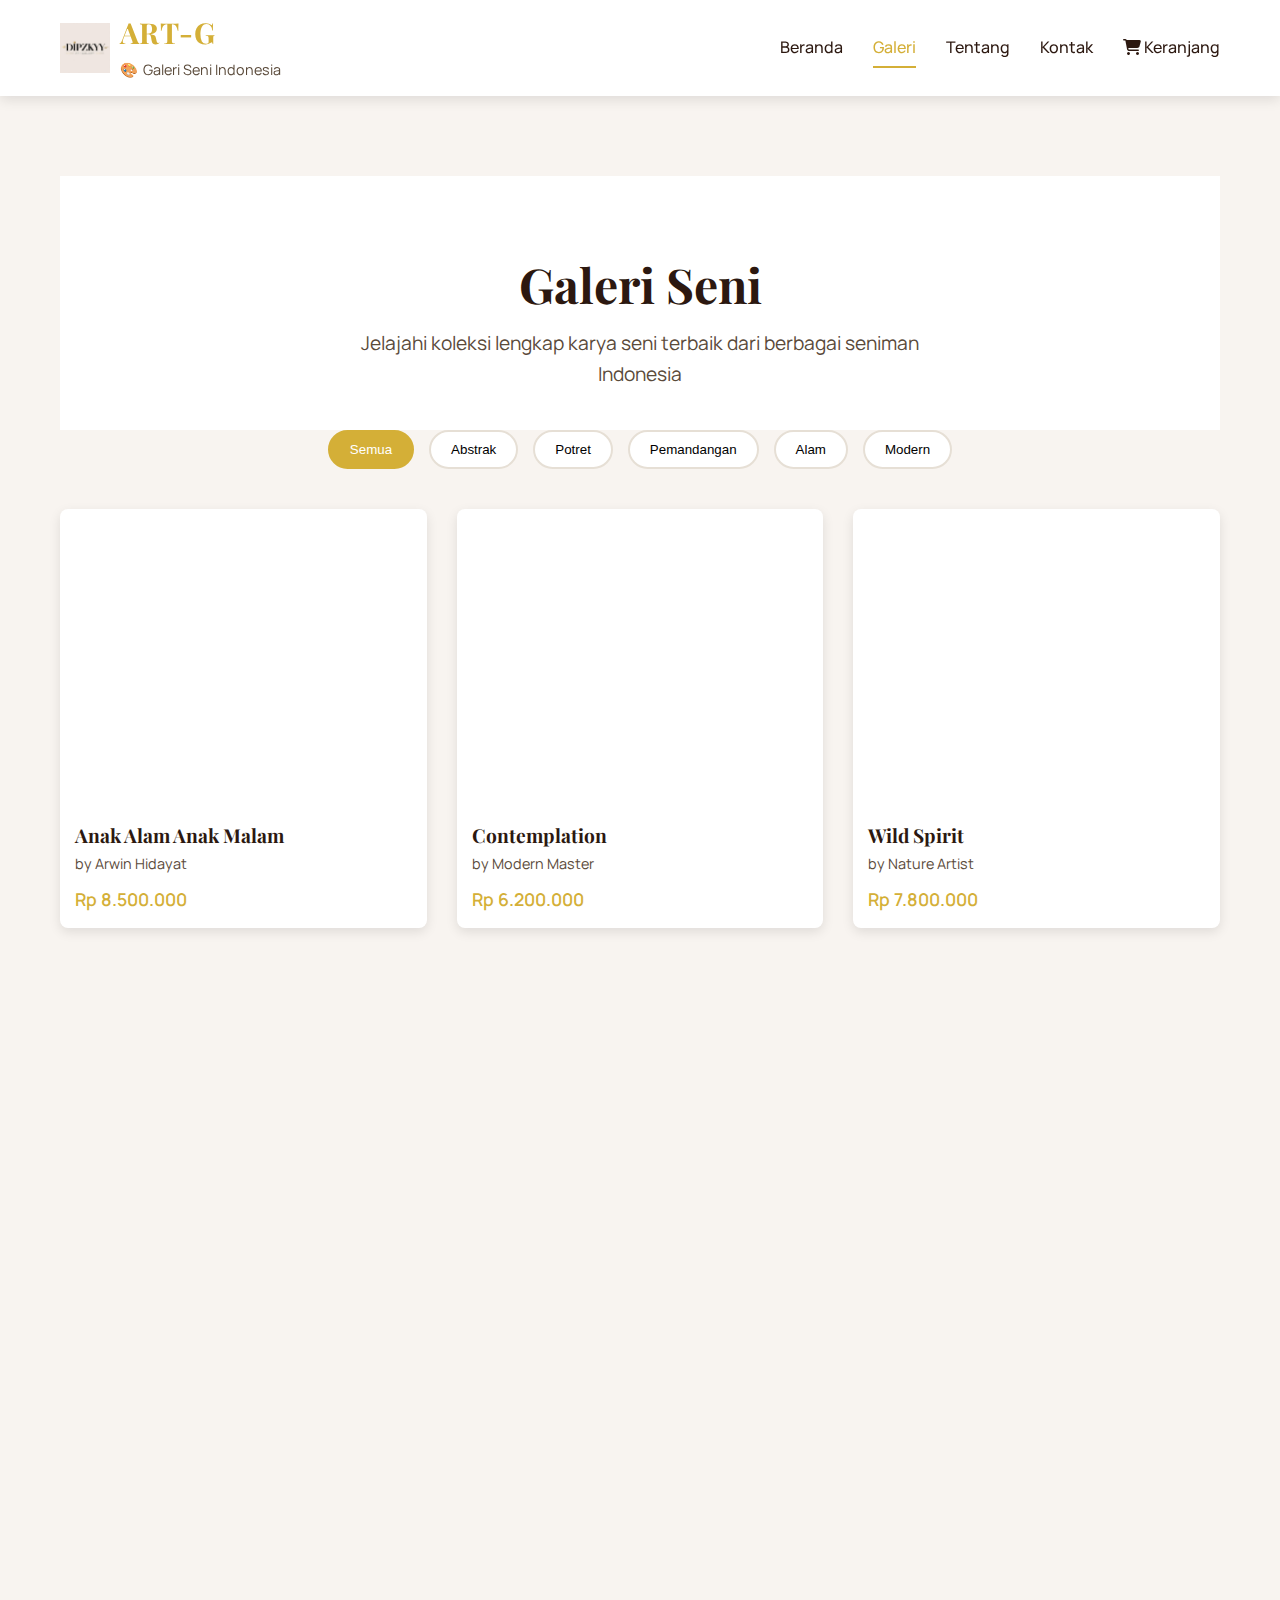
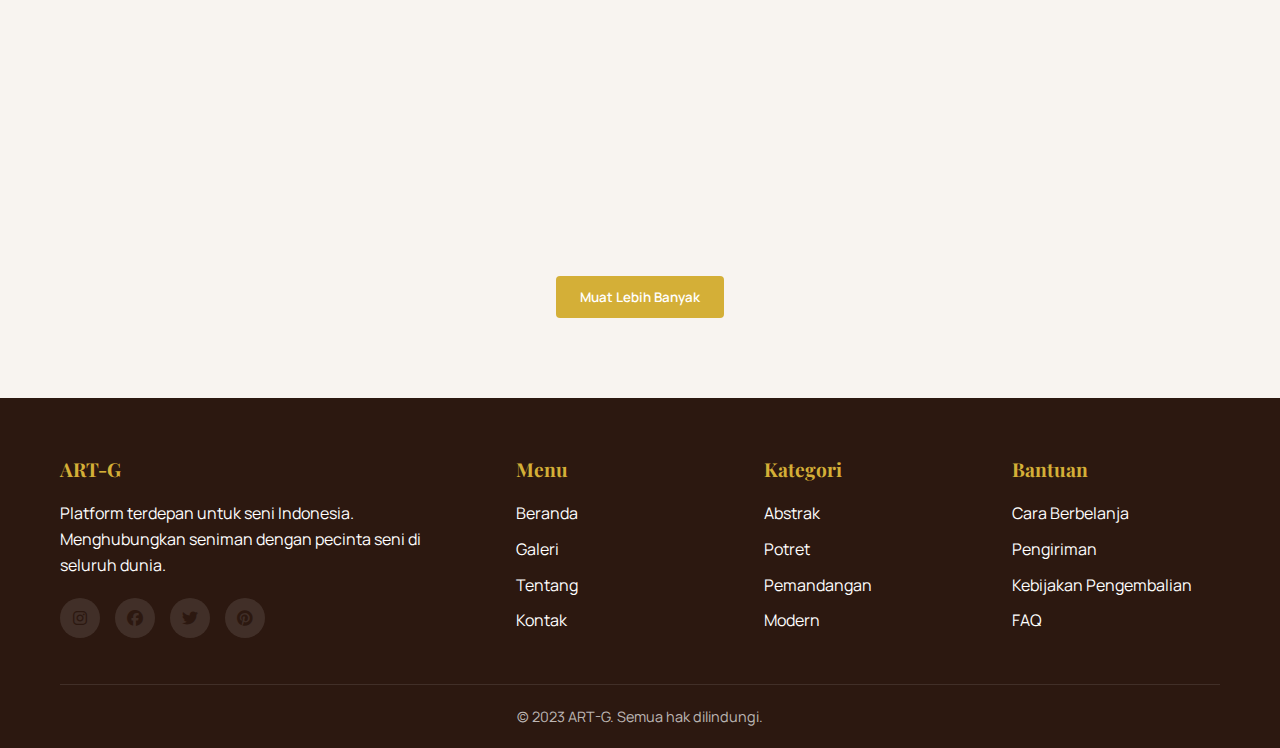
<file: gallery.html>
<!DOCTYPE html>
<html lang="id">
<head>
    <meta charset="UTF-8">
    <meta name="viewport" content="width=device-width, initial-scale=1.0">
    <title>Gallery - ART-G Galeri Seni</title>
    <link rel="stylesheet" href="css/style.css">
    <link rel="stylesheet" href="css/responsive.css">
    <link href="https://fonts.googleapis.com/css2?family=Playfair+Display:wght@400;700&family=Manrope:wght@300;400;600&display=swap" rel="stylesheet">
    <link rel="stylesheet" href="https://cdnjs.cloudflare.com/ajax/libs/font-awesome/6.4.0/css/all.min.css">
</head>
<body>
    <!-- Header -->
    <header class="header">
        <div class="container">
            <div class="logo-container">
                <img src="images/logodipz.png" alt="ART-G Logo" class="logo">
                <div class="logo-text">
                    <h1 class="brand-name">ART-G</h1>
                    <p class="tagline">
                        <span class="paint-brush">🎨</span> Galeri Seni Indonesia
                    </p>
                </div>
            </div>
            <nav class="nav">
                <ul>
                    <li><a href="index.html">Beranda</a></li>
                    <li><a href="gallery.html" class="active">Galeri</a></li>
                    <li><a href="about.html">Tentang</a></li>
                    <li><a href="contact.html">Kontak</a></li>
                    <li><a href="cart.html"><i class="fas fa-shopping-cart"></i> Keranjang</a></li>
                </ul>
            </nav>
            <div class="mobile-menu-toggle">
                <span></span>
                <span></span>
                <span></span>
            </div>
        </div>
    </header>

    <!-- Gallery Section -->
    <section class="gallery-section">
        <div class="container">
            <div class="page-header">
                <h1 class="page-title">Galeri Seni</h1>
                <p class="page-subtitle">Jelajahi koleksi lengkap karya seni terbaik dari berbagai seniman Indonesia</p>
            </div>
            
            <!-- Filters -->
            <div class="gallery-filters">
                <button class="filter-btn active" data-filter="all">Semua</button>
                <button class="filter-btn" data-filter="abstract">Abstrak</button>
                <button class="filter-btn" data-filter="portrait">Potret</button>
                <button class="filter-btn" data-filter="landscape">Pemandangan</button>
                <button class="filter-btn" data-filter="nature">Alam</button>
                <button class="filter-btn" data-filter="modern">Modern</button>
            </div>
            
            <!-- Gallery Grid -->
            <div class="gallery-grid">
                <!-- Products will be loaded dynamically -->
            </div>
            
            <!-- Load More Button -->
            <div class="text-center">
                <button id="load-more" class="btn-primary">Muat Lebih Banyak</button>
            </div>
        </div>
    </section>

    <!-- Footer -->
    <footer class="footer">
        <div class="container">
            <div class="footer-content">
                <div class="footer-section">
                    <h4>ART-G</h4>
                    <p>Platform terdepan untuk seni Indonesia. Menghubungkan seniman dengan pecinta seni di seluruh dunia.</p>
                    <div class="social-links">
                        <a href="#"><i class="fab fa-instagram"></i></a>
                        <a href="#"><i class="fab fa-facebook"></i></a>
                        <a href="#"><i class="fab fa-twitter"></i></a>
                        <a href="#"><i class="fab fa-pinterest"></i></a>
                    </div>
                </div>
                <div class="footer-section">
                    <h4>Menu</h4>
                    <ul>
                        <li><a href="index.html">Beranda</a></li>
                        <li><a href="gallery.html">Galeri</a></li>
                        <li><a href="about.html">Tentang</a></li>
                        <li><a href="contact.html">Kontak</a></li>
                    </ul>
                </div>
                <div class="footer-section">
                    <h4>Kategori</h4>
                    <ul>
                        <li><a href="gallery.html?category=abstract">Abstrak</a></li>
                        <li><a href="gallery.html?category=portrait">Potret</a></li>
                        <li><a href="gallery.html?category=landscape">Pemandangan</a></li>
                        <li><a href="gallery.html?category=modern">Modern</a></li>
                    </ul>
                </div>
                <div class="footer-section">
                    <h4>Bantuan</h4>
                    <ul>
                        <li><a href="#">Cara Berbelanja</a></li>
                        <li><a href="#">Pengiriman</a></li>
                        <li><a href="#">Kebijakan Pengembalian</a></li>
                        <li><a href="#">FAQ</a></li>
                    </ul>
                </div>
            </div>
            <div class="footer-bottom">
                <p>&copy; 2023 ART-G. Semua hak dilindungi.</p>
            </div>
        </div>
    </footer>

    <script src="js/script.js"></script>
    <script src="js/gallery.js"></script>
</body>
</html>
</file>
<file: css/responsive.css>
/* Tablet Styles */
@media (max-width: 1024px) {
    .hero {
        grid-template-columns: 1fr;
    }
    
    .hero-content {
        padding: 40px;
        text-align: center;
    }
    
    .hero-title {
        font-size: 2.5rem;
    }
    
    .collections-grid {
        grid-template-columns: repeat(2, 1fr);
    }
    
    .products-grid {
        grid-template-columns: repeat(3, 1fr);
    }
    
    .footer-content {
        grid-template-columns: 1fr 1fr;
        gap: 30px;
    }
    
    .about-grid {
        grid-template-columns: 1fr;
        gap: 40px;
    }
    
    .team-grid {
        grid-template-columns: repeat(2, 1fr);
    }
    
    .contact-content {
        grid-template-columns: 1fr;
        gap: 40px;
    }
    
    /* Cart Page */
    .cart-container {
        grid-template-columns: 1fr;
        gap: 30px;
    }
    
    .cart-summary {
        position: static;
    }
    
    .cart-item {
        grid-template-columns: 80px 1fr auto auto;
    }
    
    .cart-item-details {
        grid-column: 2 / -1;
    }
    
    /* Checkout Page */
    .checkout-container {
        grid-template-columns: 1fr;
        gap: 30px;
    }
    
    .order-summary {
        position: static;
    }
    
    .form-grid {
        grid-template-columns: 1fr;
    }
}

/* Mobile Styles */
@media (max-width: 768px) {
    .header .container {
        padding: 10px 15px;
    }
    
    .nav {
        position: fixed;
        top: 70px;
        left: 0;
        width: 100%;
        background-color: var(--bg-white);
        box-shadow: var(--shadow);
        transform: translateY(-100%);
        opacity: 0;
        visibility: hidden;
        transition: var(--transition);
        z-index: 999;
    }
    
    .nav.active {
        transform: translateY(0);
        opacity: 1;
        visibility: visible;
    }
    
    .nav ul {
        flex-direction: column;
        padding: 20px;
        gap: 15px;
    }
    
    .mobile-menu-toggle {
        display: flex;
    }
    
    .mobile-menu-toggle.active span:nth-child(1) {
        transform: rotate(45deg) translate(5px, 5px);
    }
    
    .mobile-menu-toggle.active span:nth-child(2) {
        opacity: 0;
    }
    
    .mobile-menu-toggle.active span:nth-child(3) {
        transform: rotate(-45deg) translate(7px, -6px);
    }
    
    .hero-content {
        padding: 30px 20px;
    }
    
    .hero-title {
        font-size: 2rem;
    }
    
    .hero-subtitle {
        font-size: 1rem;
    }
    
    .page-title {
        font-size: 2.5rem;
    }
    
    .section-title {
        font-size: 2rem;
    }
    
    .collections-grid {
        grid-template-columns: 1fr;
    }
    
    .products-grid {
        grid-template-columns: repeat(2, 1fr);
        gap: 20px;
    }
    
    .gallery-grid {
        grid-template-columns: repeat(2, 1fr);
        gap: 20px;
    }
    
    .newsletter-form {
        flex-direction: column;
    }
    
    .newsletter-form input {
        border-radius: 4px;
        margin-bottom: 10px;
    }
    
    .newsletter-form button {
        border-radius: 4px;
    }
    
    .footer-content {
        grid-template-columns: 1fr;
        gap: 30px;
    }
    
    .team-grid {
        grid-template-columns: 1fr;
    }
    
    .stats-grid {
        grid-template-columns: 1fr;
    }
    
    /* Cart Page */
    .cart-item {
        grid-template-columns: 80px 1fr;
        gap: 15px;
        text-align: left;
    }
    
    .cart-item-details {
        grid-column: 2 / -1;
    }
    
    .quantity-controls, .cart-item-price, .remove-btn {
        justify-self: start;
        grid-column: 1 / -1;
        margin-top: 10px;
    }
    
    .cart-item-price, .remove-btn {
        display: flex;
        align-items: center;
        gap: 15px;
    }
    
    /* Checkout Page */
    .form-grid {
        grid-template-columns: 1fr;
    }
}

/* Small Mobile Styles */
@media (max-width: 480px) {
    .brand-name {
        font-size: 1.5rem;
    }
    
    .tagline {
        font-size: 0.8rem;
    }
    
    .hero-title {
        font-size: 1.8rem;
    }
    
    .page-title {
        font-size: 2rem;
    }
    
    .products-grid {
        grid-template-columns: 1fr;
    }
    
    .gallery-grid {
        grid-template-columns: 1fr;
    }
    
    .gallery-filters {
        gap: 10px;
    }
    
    .filter-btn {
        padding: 8px 16px;
        font-size: 0.9rem;
    }
    
    .btn-primary, .btn-secondary {
        padding: 10px 20px;
        font-size: 0.9rem;
    }
    
    .cart-item {
        grid-template-columns: 1fr;
        text-align: center;
        gap: 15px;
    }
    
    .cart-item-image {
        justify-self: center;
    }
    
    .cart-item-details, .quantity-controls, .cart-item-price, .remove-btn {
        grid-column: 1 / -1;
        justify-self: center;
    }
    
    .quantity-controls {
        order: 3;
    }
    
    .cart-item-price {
        order: 4;
    }
    
    .remove-btn {
        order: 5;
    }
}
</file>
<file: css/style.css>
/* Reset and Base Styles */
* {
    margin: 0;
    padding: 0;
    box-sizing: border-box;
}

:root {
    --primary-color: #d4af37;
    --secondary-color: #8b7355;
    --accent-color: #a52a2a;
    --text-dark: #2c1810;
    --text-light: #5a4a3a;
    --bg-light: #f8f4f0;
    --bg-white: #ffffff;
    --border-color: #e6dfd5;
    --shadow: 0 4px 12px rgba(0, 0, 0, 0.1);
    --transition: all 0.3s ease;
}

body {
    font-family: 'Manrope', sans-serif;
    color: var(--text-dark);
    background-color: var(--bg-light);
    line-height: 1.6;
}

h1, h2, h3, h4, h5, h6 {
    font-family: 'Playfair Display', serif;
    font-weight: 700;
    line-height: 1.2;
    margin-bottom: 0.5rem;
}

a {
    text-decoration: none;
    color: inherit;
    transition: var(--transition);
}

ul {
    list-style: none;
}

img {
    max-width: 100%;
    height: auto;
}

.container {
    width: 100%;
    max-width: 1200px;
    margin: 0 auto;
    padding: 0 20px;
}

.text-center {
    text-align: center;
}

/* Buttons */
.btn-primary, .btn-secondary {
    display: inline-block;
    padding: 12px 24px;
    border-radius: 4px;
    font-weight: 600;
    text-align: center;
    cursor: pointer;
    transition: var(--transition);
    border: none;
    font-family: 'Manrope', sans-serif;
}

.btn-primary {
    background-color: var(--primary-color);
    color: var(--bg-white);
}

.btn-primary:hover {
    background-color: var(--secondary-color);
    transform: translateY(-2px);
    box-shadow: var(--shadow);
}

.btn-secondary {
    background-color: transparent;
    color: var(--text-dark);
    border: 1px solid var(--border-color);
}

.btn-secondary:hover {
    background-color: var(--primary-color);
    color: var(--bg-white);
    border-color: var(--primary-color);
}

/* Header */
.header {
    background-color: var(--bg-white);
    box-shadow: var(--shadow);
    position: sticky;
    top: 0;
    z-index: 1000;
}

.header .container {
    display: flex;
    justify-content: space-between;
    align-items: center;
    padding: 15px 20px;
}

.logo-container {
    display: flex;
    align-items: center;
    gap: 10px;
}

.logo {
    height: 50px;
    width: auto;
}

.logo-text {
    display: flex;
    flex-direction: column;
}

.brand-name {
    font-size: 1.8rem;
    font-weight: 700;
    color: var(--primary-color);
    letter-spacing: 1px;
}

.tagline {
    font-size: 0.9rem;
    color: var(--text-light);
    display: flex;
    align-items: center;
    gap: 5px;
}

.paint-brush {
    animation: paintAnimation 2s infinite;
}

@keyframes paintAnimation {
    0%, 100% { transform: translateY(0) rotate(0); }
    50% { transform: translateY(-3px) rotate(5deg); }
}

.nav ul {
    display: flex;
    gap: 30px;
}

.nav a {
    font-weight: 500;
    position: relative;
    padding: 5px 0;
}

.nav a:hover, .nav a.active {
    color: var(--primary-color);
}

.nav a::after {
    content: '';
    position: absolute;
    bottom: -5px;
    left: 0;
    width: 0;
    height: 2px;
    background-color: var(--primary-color);
    transition: var(--transition);
}

.nav a:hover::after, .nav a.active::after {
    width: 100%;
}

.mobile-menu-toggle {
    display: none;
    flex-direction: column;
    cursor: pointer;
    background: none;
    border: none;
    padding: 5px;
}

.mobile-menu-toggle span {
    width: 25px;
    height: 3px;
    background-color: var(--text-dark);
    margin: 3px 0;
    transition: var(--transition);
}

/* Hero Section */
.hero {
    display: grid;
    grid-template-columns: 1fr 1fr;
    min-height: 80vh;
    background-color: var(--bg-white);
}

.hero-content {
    display: flex;
    flex-direction: column;
    justify-content: center;
    padding: 60px;
    background-color: var(--bg-light);
}

.hero-title {
    font-size: 3rem;
    margin-bottom: 20px;
    color: var(--text-dark);
}

.hero-subtitle {
    font-size: 1.2rem;
    margin-bottom: 30px;
    color: var(--text-light);
}

.hero-image {
    position: relative;
    overflow: hidden;
}

.image-slider {
    position: relative;
    width: 100%;
    height: 100%;
}

.slide {
    position: absolute;
    top: 0;
    left: 0;
    width: 100%;
    height: 100%;
    background-size: cover;
    background-position: center;
    opacity: 0;
    transition: opacity 1s ease;
}

.slide.active {
    opacity: 1;
}

/* Page Header */
.page-header {
    background-color: var(--bg-white);
    padding: 80px 0 40px;
    text-align: center;
}

.page-title {
    font-size: 3rem;
    margin-bottom: 15px;
    color: var(--text-dark);
}

.page-subtitle {
    font-size: 1.2rem;
    color: var(--text-light);
    max-width: 600px;
    margin: 0 auto;
}

/* Featured Collections */
.featured-collections {
    padding: 80px 0;
    background-color: var(--bg-white);
}

.section-title {
    text-align: center;
    font-size: 2.5rem;
    margin-bottom: 50px;
    position: relative;
}

.section-title::after {
    content: '';
    position: absolute;
    bottom: -10px;
    left: 50%;
    transform: translateX(-50%);
    width: 80px;
    height: 3px;
    background-color: var(--primary-color);
}

.collections-grid {
    display: grid;
    grid-template-columns: repeat(3, 1fr);
    gap: 30px;
}

.collection-card {
    border-radius: 8px;
    overflow: hidden;
    box-shadow: var(--shadow);
    transition: var(--transition);
    background: var(--bg-white);
}

.collection-card:hover {
    transform: translateY(-10px);
}

.collection-image {
    height: 300px;
    background-size: cover;
    background-position: center;
}

.collection-info {
    padding: 20px;
    background-color: var(--bg-white);
}

.collection-info h3 {
    margin-bottom: 10px;
    font-size: 1.5rem;
}

.collection-info p {
    margin-bottom: 15px;
    color: var(--text-light);
}

/* Featured Products */
.featured-products {
    padding: 80px 0;
    background-color: var(--bg-light);
}

.products-grid {
    display: grid;
    grid-template-columns: repeat(4, 1fr);
    gap: 25px;
    margin-bottom: 50px;
}

.product-card {
    background-color: var(--bg-white);
    border-radius: 8px;
    overflow: hidden;
    box-shadow: var(--shadow);
    transition: var(--transition);
}

.product-card:hover {
    transform: translateY(-5px);
    box-shadow: 0 10px 20px rgba(0, 0, 0, 0.15);
}

.product-image {
    height: 300px;
    background-size: cover;
    background-position: center;
    position: relative;
}

.product-overlay {
    position: absolute;
    top: 0;
    left: 0;
    width: 100%;
    height: 100%;
    background-color: rgba(0, 0, 0, 0.7);
    display: flex;
    align-items: center;
    justify-content: center;
    opacity: 0;
    transition: var(--transition);
}

.product-card:hover .product-overlay {
    opacity: 1;
}

.quick-actions {
    display: flex;
    gap: 10px;
}

.quick-btn {
    width: 40px;
    height: 40px;
    border-radius: 50%;
    background-color: var(--bg-white);
    display: flex;
    align-items: center;
    justify-content: center;
    cursor: pointer;
    transition: var(--transition);
    border: none;
    color: var(--text-dark);
}

.quick-btn:hover {
    background-color: var(--primary-color);
    color: var(--bg-white);
}

.product-info {
    padding: 15px;
}

.product-title {
    font-size: 1.2rem;
    margin-bottom: 5px;
}

.product-artist {
    color: var(--text-light);
    font-size: 0.9rem;
    margin-bottom: 10px;
}

.product-price {
    font-weight: 600;
    color: var(--primary-color);
    font-size: 1.1rem;
}

/* Gallery Styles */
.gallery-section {
    padding: 80px 0;
    background-color: var(--bg-light);
}

.gallery-filters {
    display: flex;
    justify-content: center;
    flex-wrap: wrap;
    gap: 15px;
    margin-bottom: 40px;
}

.filter-btn {
    padding: 10px 20px;
    border: 2px solid var(--border-color);
    background: var(--bg-white);
    border-radius: 25px;
    cursor: pointer;
    transition: var(--transition);
    font-weight: 500;
}

.filter-btn.active, .filter-btn:hover {
    background: var(--primary-color);
    color: var(--bg-white);
    border-color: var(--primary-color);
}

.gallery-grid {
    display: grid;
    grid-template-columns: repeat(auto-fill, minmax(280px, 1fr));
    gap: 30px;
    margin-bottom: 50px;
}

/* Cart Styles */
.cart-section {
    padding: 80px 0;
    background-color: var(--bg-light);
    min-height: 60vh;
}

.cart-container {
    display: grid;
    grid-template-columns: 2fr 1fr;
    gap: 40px;
    margin-top: 40px;
}

.cart-items {
    background: var(--bg-white);
    border-radius: 8px;
    padding: 30px;
    box-shadow: var(--shadow);
}

.cart-header {
    margin-bottom: 30px;
    padding-bottom: 15px;
    border-bottom: 2px solid var(--border-color);
}

.cart-items-list {
    display: flex;
    flex-direction: column;
    gap: 20px;
}

.cart-item {
    display: grid;
    grid-template-columns: 100px 1fr auto auto auto;
    gap: 20px;
    align-items: center;
    padding: 20px 0;
    border-bottom: 1px solid var(--border-color);
}

.cart-item-image {
    width: 100px;
    height: 100px;
    background-size: cover;
    background-position: center;
    border-radius: 4px;
}

.cart-item-details h4 {
    margin-bottom: 5px;
}

.quantity-controls {
    display: flex;
    align-items: center;
    gap: 10px;
}

.quantity-btn {
    width: 30px;
    height: 30px;
    border: 1px solid var(--border-color);
    background: var(--bg-white);
    border-radius: 4px;
    cursor: pointer;
    display: flex;
    align-items: center;
    justify-content: center;
}

.quantity-input {
    width: 50px;
    text-align: center;
    border: 1px solid var(--border-color);
    border-radius: 4px;
    padding: 5px;
}

.remove-btn {
    background: none;
    border: none;
    color: var(--accent-color);
    cursor: pointer;
    padding: 5px;
}

.cart-summary {
    background: var(--bg-white);
    border-radius: 8px;
    padding: 30px;
    box-shadow: var(--shadow);
    height: fit-content;
    position: sticky;
    top: 100px;
}

.summary-details {
    margin: 20px 0;
}

.summary-row {
    display: flex;
    justify-content: space-between;
    padding: 10px 0;
    border-bottom: 1px solid var(--border-color);
}

.summary-row.total {
    font-weight: bold;
    font-size: 1.2rem;
    border-bottom: none;
    border-top: 2px solid var(--border-color);
    margin-top: 10px;
    padding-top: 15px;
}

.checkout-btn {
    width: 100%;
    margin-bottom: 15px;
}

.continue-shopping {
    display: block;
    text-align: center;
    color: var(--primary-color);
    font-weight: 500;
}

.empty-cart-message {
    text-align: center;
    padding: 80px 20px;
    display: none;
}

.empty-cart-content i {
    font-size: 4rem;
    color: var(--text-light);
    margin-bottom: 20px;
}

.empty-cart-content h3 {
    margin-bottom: 10px;
    color: var(--text-dark);
}

.empty-cart-content p {
    color: var(--text-light);
    margin-bottom: 30px;
}

/* Checkout Styles */
.checkout-section {
    padding: 80px 0;
    background-color: var(--bg-light);
    min-height: 80vh;
}

.checkout-container {
    display: grid;
    grid-template-columns: 2fr 1fr;
    gap: 40px;
    margin-top: 40px;
}

.checkout-form {
    background: var(--bg-white);
    border-radius: 8px;
    padding: 30px;
    box-shadow: var(--shadow);
}

.form-section {
    margin-bottom: 40px;
}

.form-section h3 {
    margin-bottom: 20px;
    padding-bottom: 10px;
    border-bottom: 2px solid var(--border-color);
}

.form-grid {
    display: grid;
    grid-template-columns: 1fr 1fr;
    gap: 20px;
}

.form-group {
    display: flex;
    flex-direction: column;
}

.form-group.full-width {
    grid-column: 1 / -1;
}

.form-group label {
    margin-bottom: 8px;
    font-weight: 500;
}

.form-group input, .form-group select {
    padding: 12px 15px;
    border: 1px solid var(--border-color);
    border-radius: 4px;
    font-family: 'Manrope', sans-serif;
    font-size: 1rem;
}

.payment-methods {
    display: flex;
    flex-direction: column;
    gap: 15px;
    margin-bottom: 20px;
}

.payment-method {
    display: flex;
    align-items: center;
    gap: 10px;
    padding: 15px;
    border: 2px solid var(--border-color);
    border-radius: 8px;
    cursor: pointer;
    transition: var(--transition);
}

.payment-method:hover {
    border-color: var(--primary-color);
}

.payment-method input[type="radio"] {
    margin: 0;
}

.payment-method label {
    display: flex;
    align-items: center;
    gap: 10px;
    margin: 0;
    cursor: pointer;
    flex: 1;
}

.credit-card-form {
    margin-top: 20px;
    padding: 20px;
    border: 1px solid var(--border-color);
    border-radius: 8px;
    background: var(--bg-light);
}

.order-summary {
    background: var(--bg-white);
    border-radius: 8px;
    padding: 30px;
    box-shadow: var(--shadow);
    height: fit-content;
    position: sticky;
    top: 100px;
}

.order-items {
    margin: 20px 0;
}

.order-item {
    display: flex;
    justify-content: space-between;
    align-items: center;
    padding: 15px 0;
    border-bottom: 1px solid var(--border-color);
}

.order-item-info {
    display: flex;
    align-items: center;
    gap: 15px;
    flex: 1;
}

.order-item-image {
    width: 60px;
    height: 60px;
    background-size: cover;
    background-position: center;
    border-radius: 4px;
}

.order-item-details h4 {
    margin-bottom: 5px;
    font-size: 0.9rem;
}

.order-totals {
    margin-top: 20px;
}

.total-row {
    display: flex;
    justify-content: space-between;
    padding: 10px 0;
    border-bottom: 1px solid var(--border-color);
}

.total-row.grand-total {
    font-weight: bold;
    font-size: 1.2rem;
    border-bottom: none;
    border-top: 2px solid var(--border-color);
    margin-top: 10px;
    padding-top: 15px;
}

/* About Styles */
.about-hero {
    background: linear-gradient(135deg, var(--primary-color) 0%, var(--secondary-color) 100%);
    color: var(--bg-white);
    padding: 100px 0;
    text-align: center;
}

.about-hero-content h1 {
    font-size: 3.5rem;
    margin-bottom: 20px;
}

.about-content {
    padding: 80px 0;
    background: var(--bg-white);
}

.about-grid {
    display: grid;
    grid-template-columns: 2fr 1fr;
    gap: 60px;
    align-items: start;
}

.about-text h2 {
    margin-bottom: 20px;
    font-size: 2.5rem;
}

.about-text h3 {
    margin: 30px 0 15px;
    color: var(--primary-color);
}

.about-text p {
    margin-bottom: 20px;
    line-height: 1.8;
}

.stats-grid {
    display: grid;
    grid-template-columns: repeat(2, 1fr);
    gap: 30px;
    margin-top: 40px;
}

.stat-item {
    text-align: center;
    padding: 30px 20px;
    background: var(--bg-light);
    border-radius: 8px;
}

.stat-item h4 {
    font-size: 2.5rem;
    color: var(--primary-color);
    margin-bottom: 10px;
}

.about-image .image-placeholder {
    height: 400px;
    background: var(--bg-light);
    border-radius: 8px;
    display: flex;
    flex-direction: column;
    align-items: center;
    justify-content: center;
    color: var(--text-light);
}

.about-image .image-placeholder i {
    font-size: 4rem;
    margin-bottom: 20px;
}

.team-section {
    padding: 80px 0;
    background: var(--bg-light);
}

.team-grid {
    display: grid;
    grid-template-columns: repeat(3, 1fr);
    gap: 40px;
    margin-top: 50px;
}

.team-member {
    text-align: center;
    background: var(--bg-white);
    padding: 40px 30px;
    border-radius: 8px;
    box-shadow: var(--shadow);
}

.member-photo {
    width: 120px;
    height: 120px;
    border-radius: 50%;
    background: var(--bg-light);
    display: flex;
    align-items: center;
    justify-content: center;
    margin: 0 auto 20px;
    color: var(--text-light);
}

.member-photo i {
    font-size: 3rem;
}

.team-member h3 {
    margin-bottom: 10px;
}

.team-member .position {
    color: var(--primary-color);
    font-weight: 600;
    margin-bottom: 15px;
}

/* Contact Styles */
.contact-section {
    padding: 80px 0;
    background: var(--bg-white);
}

.contact-content {
    display: grid;
    grid-template-columns: 1fr 1fr;
    gap: 60px;
}

.contact-info h2 {
    margin-bottom: 20px;
    font-size: 2.5rem;
}

.contact-description {
    margin-bottom: 40px;
    line-height: 1.8;
    color: var(--text-light);
}

.contact-methods {
    display: flex;
    flex-direction: column;
    gap: 30px;
    margin-bottom: 40px;
}

.contact-method {
    display: flex;
    align-items: flex-start;
    gap: 20px;
}

.method-icon {
    font-size: 1.5rem;
    width: 50px;
    height: 50px;
    background: var(--primary-color);
    color: var(--bg-white);
    border-radius: 50%;
    display: flex;
    align-items: center;
    justify-content: center;
}

.method-details h3 {
    margin-bottom: 5px;
}

.method-details p {
    color: var(--text-light);
    margin-bottom: 5px;
}

.social-contact h3 {
    margin-bottom: 20px;
}

.social-links {
    display: flex;
    gap: 15px;
}

.social-links a {
    display: flex;
    align-items: center;
    justify-content: center;
    width: 50px;
    height: 50px;
    border-radius: 50%;
    background-color: var(--bg-light);
    transition: var(--transition);
    color: var(--text-dark);
}

.social-links a:hover {
    background-color: var(--primary-color);
    color: var(--bg-white);
    transform: translateY(-3px);
}

.contact-form-container {
    background: var(--bg-light);
    padding: 40px;
    border-radius: 8px;
}

.form-title {
    margin-bottom: 30px;
    text-align: center;
    font-size: 1.8rem;
}

.form-group {
    margin-bottom: 20px;
}

.form-label {
    display: block;
    margin-bottom: 8px;
    font-weight: 500;
}

.form-input, .form-textarea {
    width: 100%;
    padding: 12px 15px;
    border: 1px solid var(--border-color);
    border-radius: 4px;
    font-family: 'Manrope', sans-serif;
    font-size: 1rem;
    transition: var(--transition);
}

.form-input:focus, .form-textarea:focus {
    outline: none;
    border-color: var(--primary-color);
    box-shadow: 0 0 0 3px rgba(212, 175, 55, 0.1);
}

.form-textarea {
    resize: vertical;
    min-height: 120px;
}

.form-submit {
    width: 100%;
    margin-top: 10px;
}

/* FAQ Styles */
.faq-section {
    padding: 80px 0;
    background: var(--bg-light);
}

.faq-list {
    max-width: 800px;
    margin: 0 auto;
}

.faq-item {
    background: var(--bg-white);
    border-radius: 8px;
    margin-bottom: 15px;
    box-shadow: var(--shadow);
    overflow: hidden;
}

.faq-question {
    width: 100%;
    padding: 20px 25px;
    background: none;
    border: none;
    text-align: left;
    font-size: 1.1rem;
    font-weight: 600;
    cursor: pointer;
    display: flex;
    justify-content: space-between;
    align-items: center;
    transition: var(--transition);
}

.faq-question:hover {
    background: var(--bg-light);
}

.faq-toggle {
    font-size: 1.5rem;
    font-weight: 300;
}

.faq-answer {
    padding: 0 25px;
    max-height: 0;
    overflow: hidden;
    transition: max-height 0.3s ease;
}

.faq-answer p {
    padding: 20px 0;
    border-top: 1px solid var(--border-color);
    line-height: 1.8;
    color: var(--text-light);
}

/* Newsletter */
.newsletter {
    padding: 60px 0;
    background-color: var(--secondary-color);
    color: var(--bg-white);
    text-align: center;
}

.newsletter h2 {
    font-size: 2rem;
    margin-bottom: 15px;
}

.newsletter p {
    margin-bottom: 30px;
    max-width: 600px;
    margin-left: auto;
    margin-right: auto;
}

.newsletter-form {
    display: flex;
    max-width: 500px;
    margin: 0 auto;
}

.newsletter-form input {
    flex: 1;
    padding: 12px 15px;
    border: none;
    border-radius: 4px 0 0 4px;
    font-family: 'Manrope', sans-serif;
}

.newsletter-form button {
    border-radius: 0 4px 4px 0;
}

/* Footer */
.footer {
    background-color: var(--text-dark);
    color: var(--bg-white);
    padding: 60px 0 20px;
}

.footer-content {
    display: grid;
    grid-template-columns: 2fr 1fr 1fr 1fr;
    gap: 40px;
    margin-bottom: 40px;
}

.footer-section h4 {
    margin-bottom: 20px;
    font-size: 1.2rem;
    color: var(--primary-color);
}

.footer-section ul li {
    margin-bottom: 10px;
}

.footer-section ul li a:hover {
    color: var(--primary-color);
}

.footer-section p {
    margin-bottom: 20px;
}

.social-links {
    display: flex;
    gap: 15px;
}

.social-links a {
    display: flex;
    align-items: center;
    justify-content: center;
    width: 40px;
    height: 40px;
    border-radius: 50%;
    background-color: rgba(255, 255, 255, 0.1);
    transition: var(--transition);
}

.social-links a:hover {
    background-color: var(--primary-color);
    transform: translateY(-3px);
}

.footer-bottom {
    text-align: center;
    padding-top: 20px;
    border-top: 1px solid rgba(255, 255, 255, 0.1);
    color: rgba(255, 255, 255, 0.7);
    font-size: 0.9rem;
}

/* Animations */
.fade-in {
    opacity: 0;
    transform: translateY(20px);
    transition: opacity 0.5s ease, transform 0.5s ease;
}

.fade-in.visible {
    opacity: 1;
    transform: translateY(0);
}

/* Loading Animation */
.loading {
    display: inline-block;
    width: 20px;
    height: 20px;
    border: 3px solid rgba(255, 255, 255, 0.3);
    border-radius: 50%;
    border-top-color: var(--bg-white);
    animation: spin 1s ease-in-out infinite;
}

@keyframes spin {
    to { transform: rotate(360deg); }
}

/* Notification */
.notification {
    position: fixed;
    top: 20px;
    right: 20px;
    background-color: var(--primary-color);
    color: white;
    padding: 15px 20px;
    border-radius: 4px;
    box-shadow: 0 4px 12px rgba(0,0,0,0.15);
    z-index: 10000;
    transform: translateX(100%);
    transition: transform 0.3s ease;
}

.notification.show {
    transform: translateX(0);
}

/* Cart Count */
.cart-count {
    position: absolute;
    top: -8px;
    right: -8px;
    background-color: var(--primary-color);
    color: white;
    border-radius: 50%;
    width: 18px;
    height: 18px;
    font-size: 0.7rem;
    display: flex;
    align-items: center;
    justify-content: center;
}
</file>
